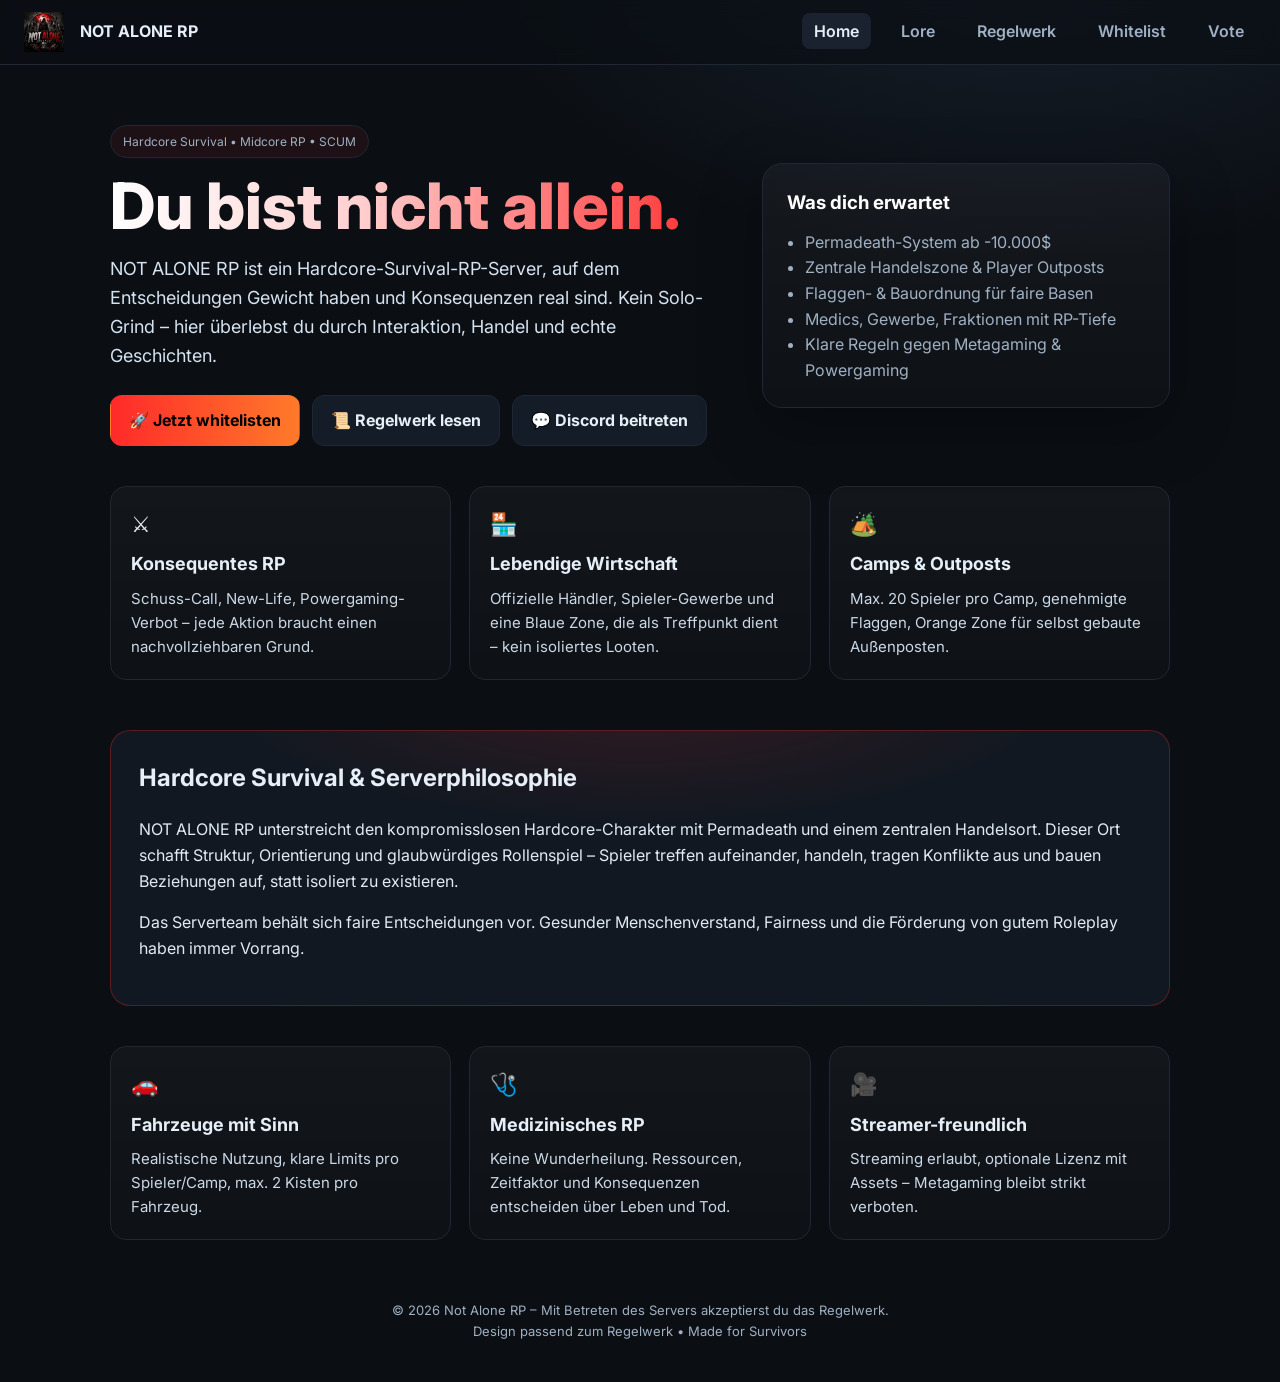
<file: index.html>
<!DOCTYPE html>
<html lang="de">
<head>
    <meta charset="UTF-8">
    <meta name="viewport" content="width=device-width, initial-scale=1.0">
    <title>Not Alone RP – Hardcore Survival Roleplay</title>
    <link rel="preconnect" href="https://fonts.googleapis.com">
    <link rel="preconnect" href="https://fonts.gstatic.com" crossorigin>
    <link href="https://fonts.googleapis.com/css2?family=Inter:wght@400;600;800&family=JetBrains+Mono:wght@500&display=swap" rel="stylesheet">
    <style>
        :root {
            --bg: #0b0f14;
            --card: #121821;
            --accent: #ff2a2a;
            --accent-2: #ff7a2a;
            --text: #e6eef7;
            --muted: #9fb0c3;
            --border: #1e2733;
        }
        * { box-sizing: border-box; }
        body {
            margin: 0;
            background: radial-gradient(1200px 800px at 80% -10%, #1a2330 0%, var(--bg) 50%), var(--bg);
            color: var(--text);
            font-family: Inter, system-ui, -apple-system, Segoe UI, Roboto, sans-serif;
            line-height: 1.6;
        }
        nav {
            position: sticky;
            top: 0;
            z-index: 50;
            backdrop-filter: blur(10px);
            background: rgba(11,15,20,0.7);
            border-bottom: 1px solid var(--border);
            display: flex;
            align-items: center;
            justify-content: space-between;
            padding: 12px 24px;
        }
        nav .left { display: flex; align-items: center; gap: 16px; }
        nav img { height: 40px; }
        nav ul { list-style: none; display: flex; gap: 18px; margin: 0; padding: 0; }
        nav a { color: var(--muted); text-decoration: none; font-weight: 600; padding: 8px 12px; border-radius: 8px; transition: .2s; }
        nav a:hover, nav a[aria-current="page"] { color: var(--text); background: #1a2230; }

        .hero {
            max-width: 1100px;
            margin: 60px auto 30px;
            padding: 0 20px;
            display: grid;
            grid-template-columns: 1.2fr .8fr;
            gap: 40px;
            align-items: center;
        }
        .hero h1 {
            font-size: clamp(36px, 6vw, 64px);
            line-height: 1.05;
            margin: 0 0 16px;
            font-weight: 800;
            background: linear-gradient(90deg, #fff, #ffd1d1 40%, var(--accent));
            -webkit-background-clip: text; background-clip: text; color: transparent;
        }
        .hero p.lead {
            font-size: 18px;
            color: #d5e2f0;
            margin: 0 0 24px;
            max-width: 60ch;
        }
        .cta { display: flex; gap: 12px; flex-wrap: wrap; }
        .btn {
            padding: 12px 18px;
            border-radius: 12px;
            font-weight: 700;
            text-decoration: none;
            display: inline-flex;
            align-items: center;
            gap: 8px;
            border: 1px solid transparent;
            transition: .2s;
        }
        .btn-primary { background: linear-gradient(90deg, var(--accent), var(--accent-2)); color: black; }
        .btn-primary:hover { filter: brightness(1.1); transform: translateY(-1px); }
        .btn-ghost { background: #141c27; color: var(--text); border-color: var(--border); }
        .btn-ghost:hover { background: #1a2230; }

        .hero-card {
            background: linear-gradient(180deg, rgba(255,255,255,0.04), rgba(255,255,255,0.01));
            border: 1px solid var(--border);
            border-radius: 20px;
            padding: 24px;
            box-shadow: 0 20px 60px rgba(0,0,0,0.35);
        }
        .hero-card h3 { margin: 0 0 8px; color: #fff; }
        .hero-card ul { margin: 12px 0 0; padding-left: 18px; color: var(--muted); }
        .badge {
            display: inline-block; padding: 6px 12px; border: 1px solid var(--border);
            border-radius: 999px; font-size: 12px; color: var(--muted); margin-bottom: 14px;
            background: rgba(255,42,42,0.08);
        }

        .section { max-width: 1100px; margin: 40px auto; padding: 0 20px; }
        .grid-3 { display: grid; grid-template-columns: repeat(3,1fr); gap: 18px; }
        .card {
            background: linear-gradient(180deg, rgba(255,255,255,0.03), rgba(255,255,255,0.01));
            border: 1px solid var(--border);
            border-radius: 16px;
            padding: 20px;
        }
        .card h3 { margin: 0 0 8px; font-size: 18px; }
        .card p { margin: 0; color: #cbd8e6; font-size: 15px; }
        .card .icon { font-size: 22px; margin-bottom: 8px; }

        .philosophy {
            margin-top: 50px;
            background: radial-gradient(600px 200px at 50% -50px, rgba(255,42,42,0.15), transparent 70%), var(--card);
            border: 1px solid rgba(255,42,42,0.3);
            border-radius: 20px;
            padding: 28px;
        }
        .philosophy h2 { margin-top: 0; }
        .philosophy p { color: #e0eaf5; }

        footer {
            margin: 60px 0 40px;
            text-align: center;
            color: var(--muted);
            font-size: 13px;
        }

        @media (max-width: 900px) {
            .hero { grid-template-columns: 1fr; }
            .grid-3 { grid-template-columns: 1fr; }
            nav ul { display: none; }
        }
    </style>
</head>
<body>
<nav>
    <div class="left">
        <img src="logo.png" alt="Not Alone RP Logo">
        <strong>NOT ALONE RP</strong>
    </div>
    <ul>
        <li><a href="index.html" aria-current="page">Home</a></li>
        <li><a href="lore.html">Lore</a></li>
        <li><a href="regelwerk.html">Regelwerk</a></li>
        <li><a href="whitelist.html">Whitelist</a></li>
        <li><a href="vote.html">Vote</a></li>
    </ul>
</nav>

<section class="hero">
    <div>
        <span class="badge">Hardcore Survival • Midcore RP • SCUM</span>
        <h1>Du bist nicht allein.</h1>
        <p class="lead">
            NOT ALONE RP ist ein Hardcore-Survival-RP-Server, auf dem Entscheidungen Gewicht haben und Konsequenzen real sind. 
            Kein Solo-Grind – hier überlebst du durch Interaktion, Handel und echte Geschichten.
        </p>
        <div class="cta">
            <a class="btn btn-primary" href="whitelist.html">🚀 Jetzt whitelisten</a>
            <a class="btn btn-ghost" href="regelwerk.html">📜 Regelwerk lesen</a>
            <a class="btn btn-ghost" href="https://discord.gg/Z9CkjNsSmG" target="_blank">💬 Discord beitreten</a>
        </div>
    </div>
    <div class="hero-card">
        <h3>Was dich erwartet</h3>
        <ul>
            <li>Permadeath-System ab -10.000$</li>
            <li>Zentrale Handelszone & Player Outposts</li>
            <li>Flaggen- & Bauordnung für faire Basen</li>
            <li>Medics, Gewerbe, Fraktionen mit RP-Tiefe</li>
            <li>Klare Regeln gegen Metagaming & Powergaming</li>
        </ul>
    </div>
</section>

<section class="section">
    <div class="grid-3">
        <div class="card">
            <div class="icon">⚔️</div>
            <h3>Konsequentes RP</h3>
            <p>Schuss-Call, New-Life, Powergaming-Verbot – jede Aktion braucht einen nachvollziehbaren Grund.</p>
        </div>
        <div class="card">
            <div class="icon">🏪</div>
            <h3>Lebendige Wirtschaft</h3>
            <p>Offizielle Händler, Spieler-Gewerbe und eine Blaue Zone, die als Treffpunkt dient – kein isoliertes Looten.</p>
        </div>
        <div class="card">
            <div class="icon">🏕️</div>
            <h3>Camps & Outposts</h3>
            <p>Max. 20 Spieler pro Camp, genehmigte Flaggen, Orange Zone für selbst gebaute Außenposten.</p>
        </div>
    </div>

    <div class="philosophy">
        <h2>Hardcore Survival & Serverphilosophie</h2>
        <p>
            NOT ALONE RP unterstreicht den kompromisslosen Hardcore-Charakter mit Permadeath und einem zentralen Handelsort. 
            Dieser Ort schafft Struktur, Orientierung und glaubwürdiges Rollenspiel – Spieler treffen aufeinander, handeln, tragen Konflikte aus und bauen Beziehungen auf, statt isoliert zu existieren.
        </p>
        <p>
            Das Serverteam behält sich faire Entscheidungen vor. Gesunder Menschenverstand, Fairness und die Förderung von gutem Roleplay haben immer Vorrang.
        </p>
    </div>
</section>

<section class="section">
    <div class="grid-3">
        <div class="card">
            <div class="icon">🚗</div>
            <h3>Fahrzeuge mit Sinn</h3>
            <p>Realistische Nutzung, klare Limits pro Spieler/Camp, max. 2 Kisten pro Fahrzeug.</p>
        </div>
        <div class="card">
            <div class="icon">🩺</div>
            <h3>Medizinisches RP</h3>
            <p>Keine Wunderheilung. Ressourcen, Zeitfaktor und Konsequenzen entscheiden über Leben und Tod.</p>
        </div>
        <div class="card">
            <div class="icon">🎥</div>
            <h3>Streamer-freundlich</h3>
            <p>Streaming erlaubt, optionale Lizenz mit Assets – Metagaming bleibt strikt verboten.</p>
        </div>
    </div>
</section>

<footer>
    © 2026 Not Alone RP – Mit Betreten des Servers akzeptierst du das Regelwerk. <br>
    Design passend zum Regelwerk • Made for Survivors
</footer>
</body>
</html>
</file>
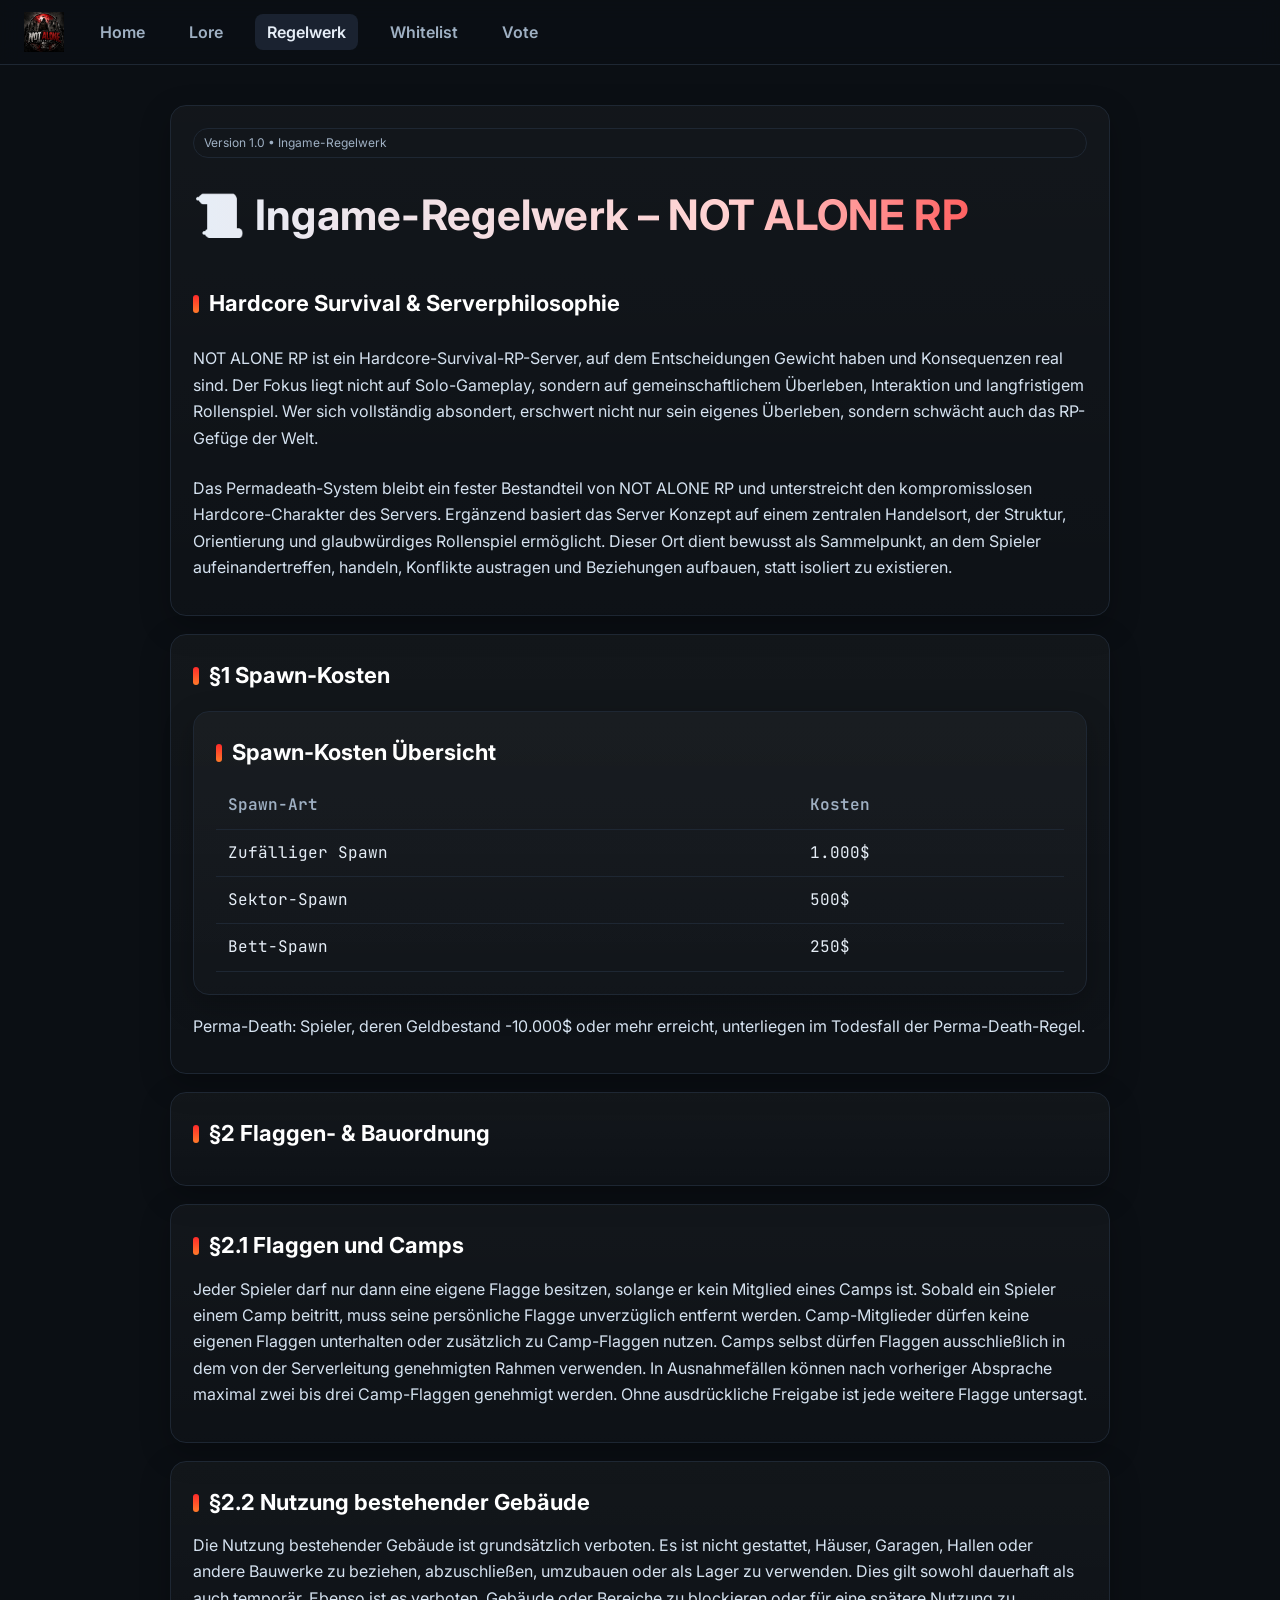
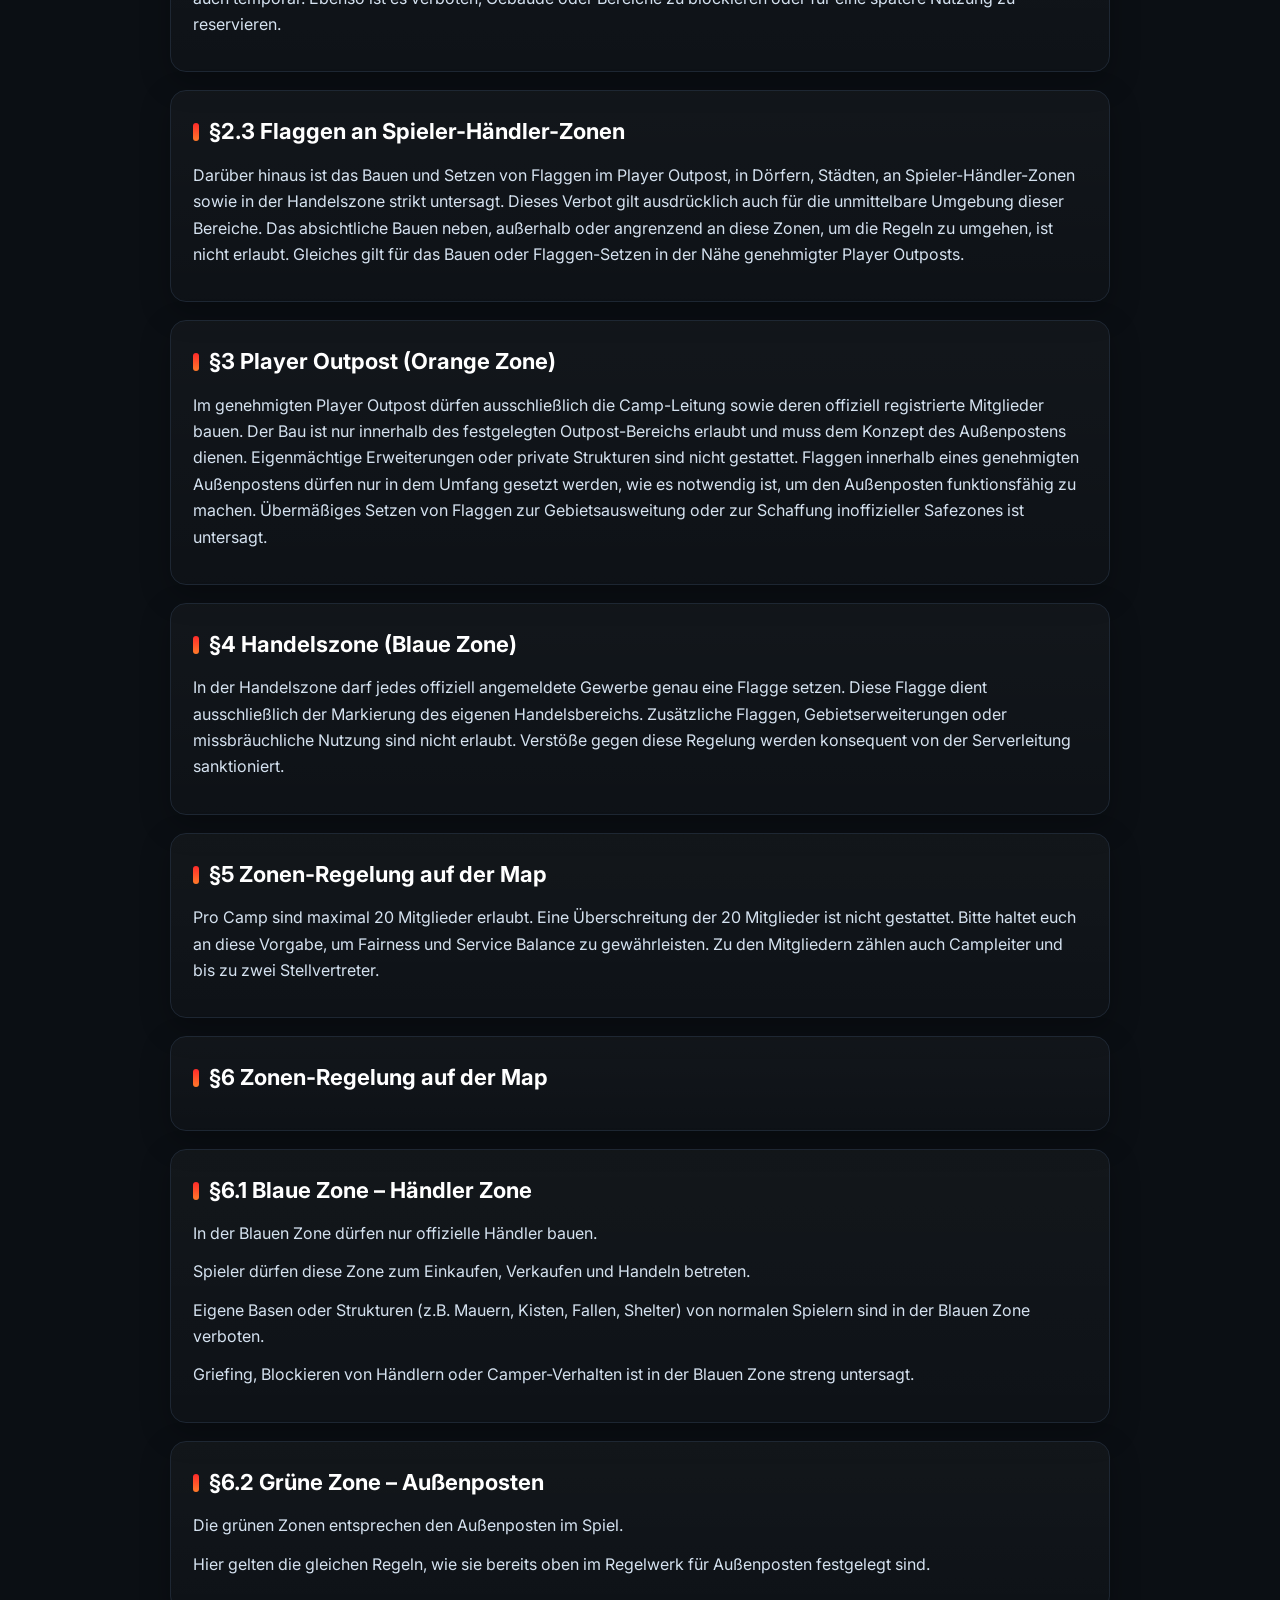
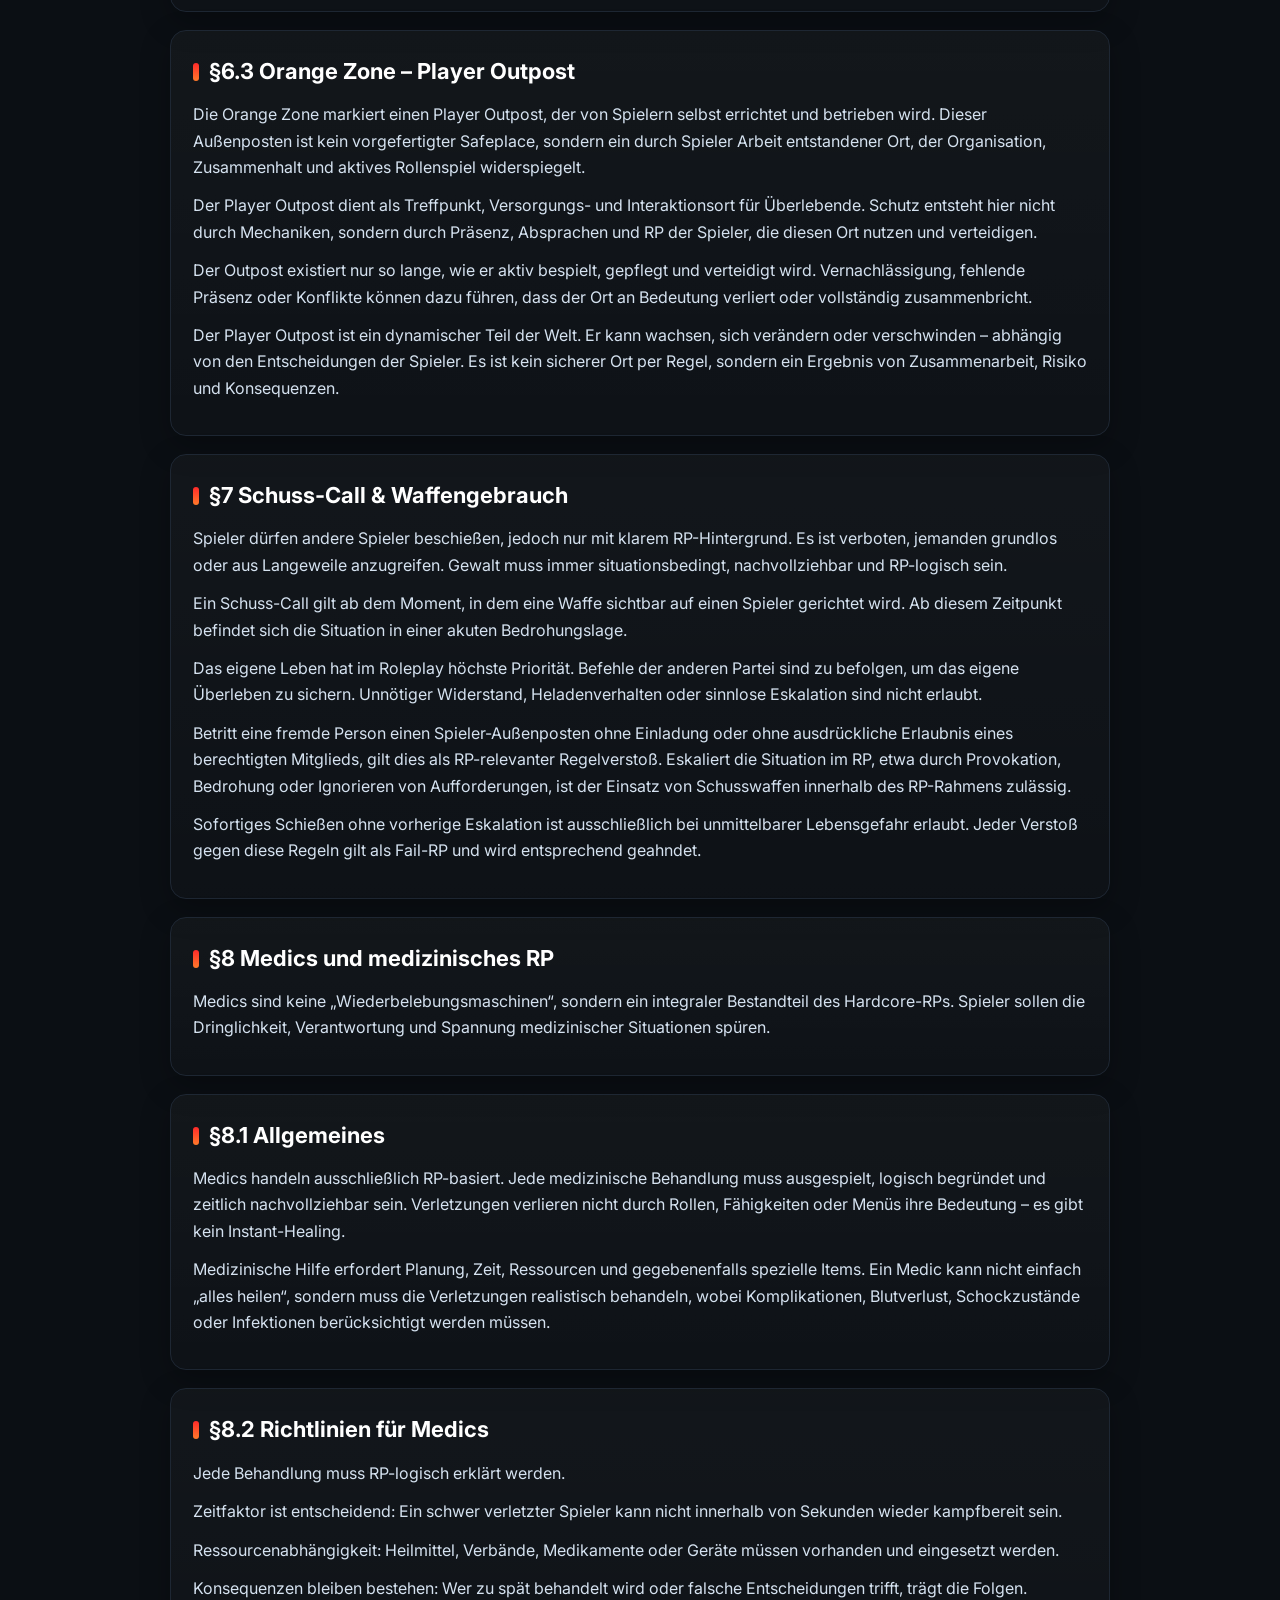
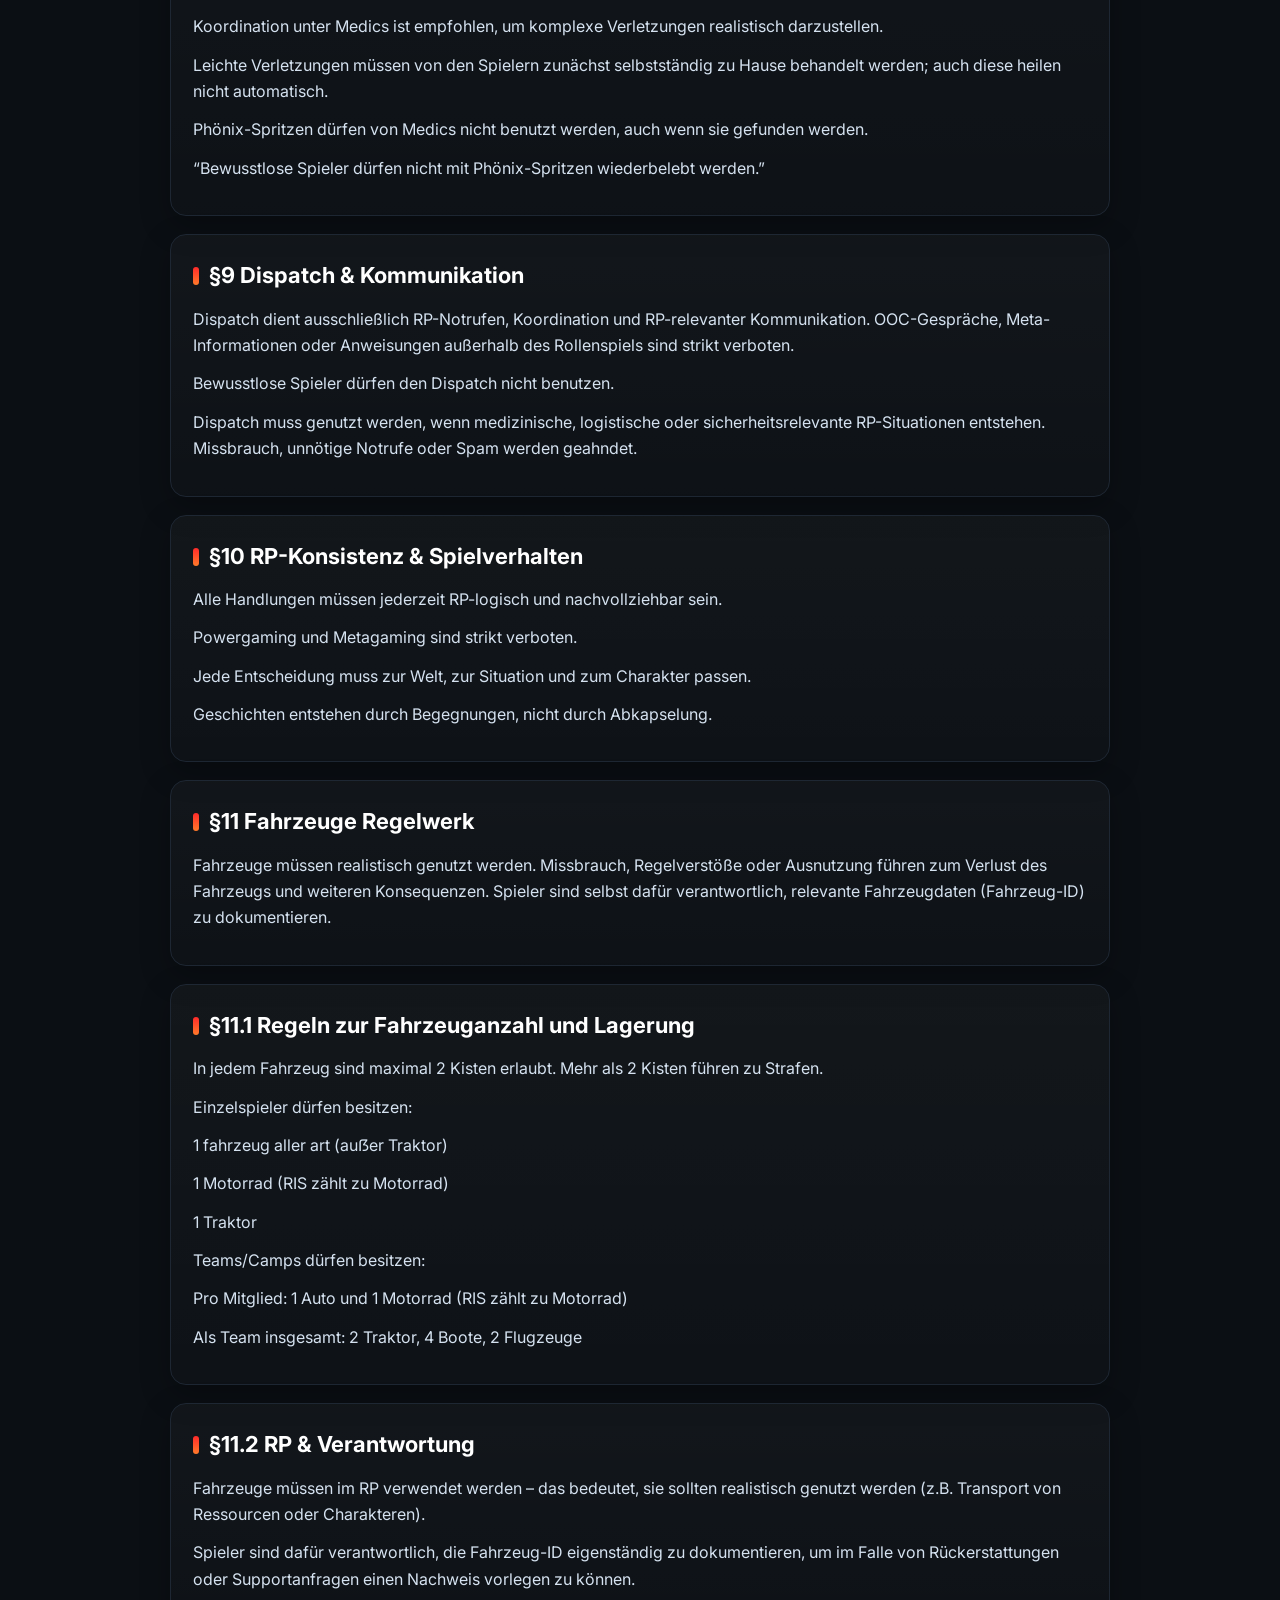
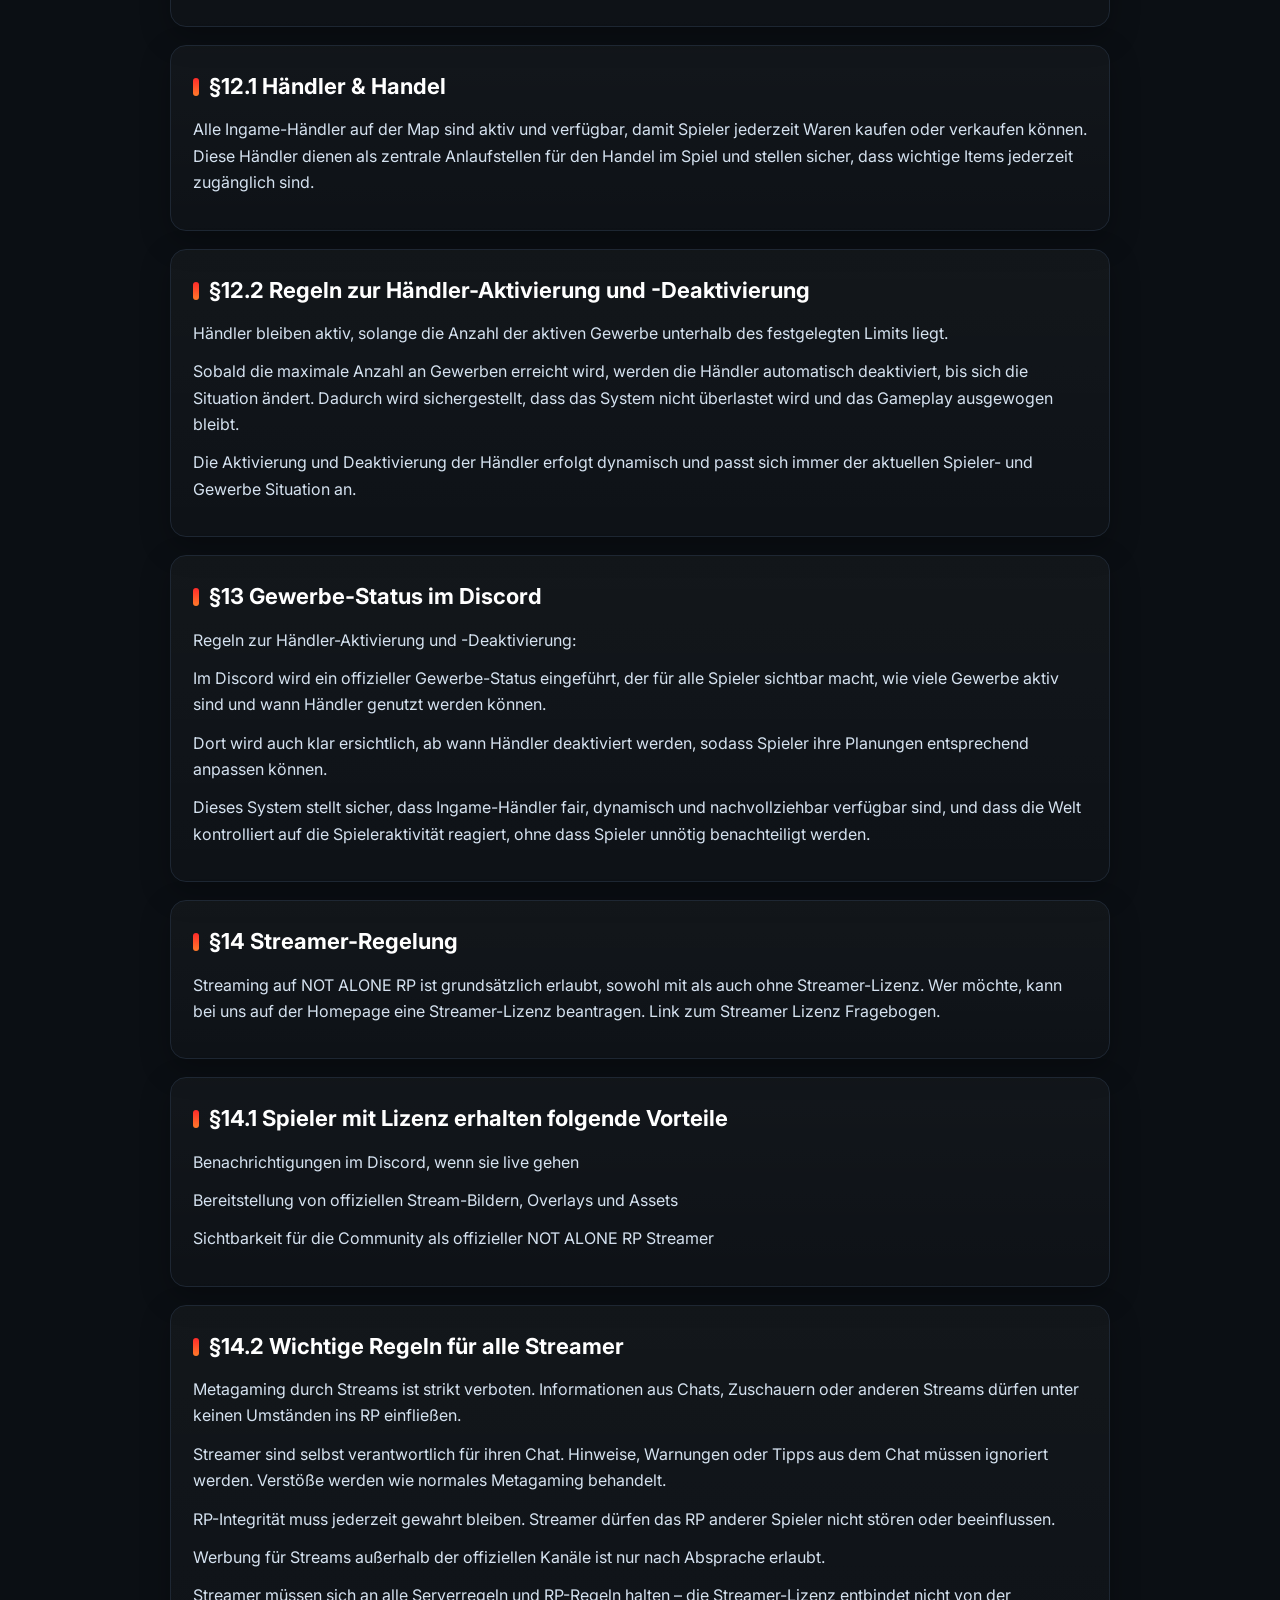
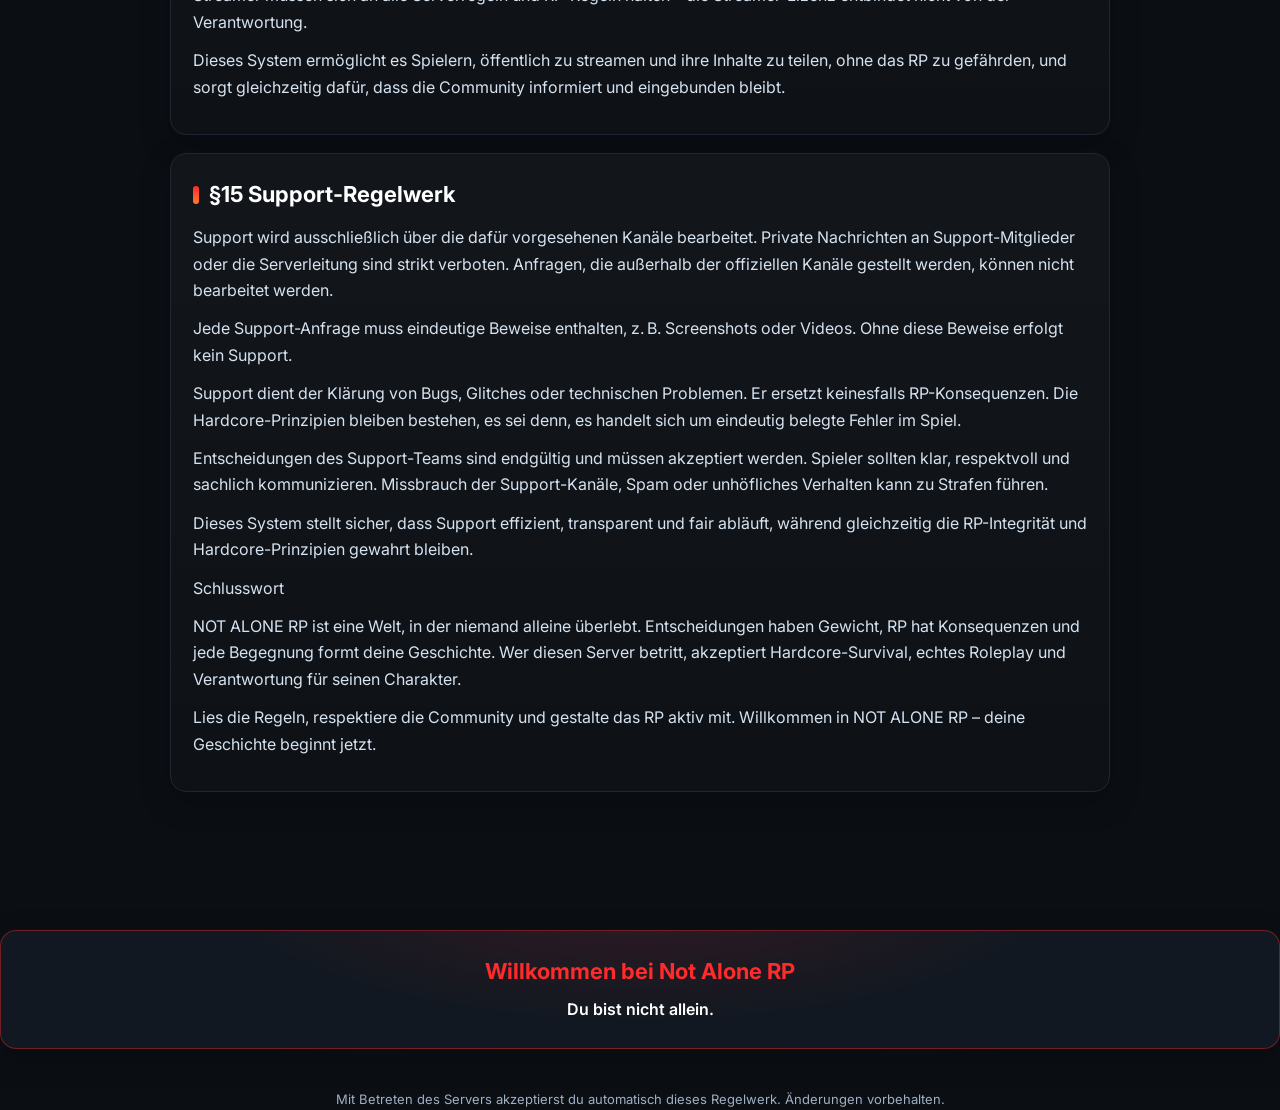
<file: regelwerk.html>
<!DOCTYPE html>
<html lang="de">
<head>
    <meta charset="UTF-8">
    <meta name="viewport" content="width=device-width, initial-scale=1.0">
    <title>Regelwerk | Not Alone RP</title>
    <link rel="preconnect" href="https://fonts.googleapis.com">
    <link rel="preconnect" href="https://fonts.gstatic.com" crossorigin>
    <link href="https://fonts.googleapis.com/css2?family=Inter:wght@400;600;700&family=JetBrains+Mono:wght@500&display=swap" rel="stylesheet">
    <style>
        :root {
            --bg: #0b0f14;
            --card: #121821;
            --accent: #ff2a2a;
            --accent-2: #ff7a2a;
            --text: #e6eef7;
            --muted: #9fb0c3;
            --border: #1e2733;
        }
        * { box-sizing: border-box; }
        body {
            margin: 0;
            background: radial-gradient(1200px 800px at 80% -10%, #1a2330 0%, var(--bg) 50%), var(--bg);
            color: var(--text);
            font-family: Inter, system-ui, -apple-system, Segoe UI, Roboto, sans-serif;
            line-height: 1.65;
        }
        nav {
            position: sticky;
            top: 0;
            z-index: 50;
            backdrop-filter: blur(10px);
            background: rgba(11,15,20,0.7);
            border-bottom: 1px solid var(--border);
            display: flex;
            align-items: center;
            gap: 24px;
            padding: 12px 24px;
        }
        nav img {
            height: 40px;
            width: auto;
        }
        nav ul {
            list-style: none;
            display: flex;
            gap: 20px;
            margin: 0;
            padding: 0;
        }
        nav a {
            color: var(--muted);
            text-decoration: none;
            font-weight: 600;
            padding: 8px 12px;
            border-radius: 8px;
            transition: .2s;
        }
        nav a:hover, nav a[aria-current="page"] {
            color: var(--text);
            background: #1a2230;
        }
        .content {
            max-width: 980px;
            margin: 40px auto;
            padding: 0 20px 80px;
        }
        h1 {
            font-size: clamp(28px, 4vw, 42px);
            margin: 0 0 24px;
            letter-spacing: .3px;
            background: linear-gradient(90deg, var(--text), #ffd1d1 60%, var(--accent));
            -webkit-background-clip: text;
            background-clip: text;
            color: transparent;
        }
        h2 {
            font-size: 22px;
            margin: 0 0 12px;
            color: #fff;
        }
        h3 {
            font-size: 17px;
            margin: 18px 0 8px;
            color: var(--accent-2);
            font-weight: 700;
        }
        p { margin: 0 0 12px; color: #d5e2f0; }
        .card {
            background: linear-gradient(180deg, rgba(255,255,255,0.03), rgba(255,255,255,0.01));
            border: 1px solid var(--border);
            border-radius: 16px;
            padding: 22px 22px;
            margin: 18px 0;
            box-shadow: 0 10px 30px rgba(0,0,0,0.25);
        }
        .card.highlight {
            border-color: rgba(255,42,42,0.4);
            background: radial-gradient(600px 200px at 50% -50px, rgba(255,42,42,0.15), transparent 70%), var(--card);
        }
        table {
            width: 100%;
            border-collapse: collapse;
            margin-top: 12px;
            font-family: "JetBrains Mono", monospace;
        }
        th, td {
            padding: 10px 12px;
            border-bottom: 1px solid var(--border);
            text-align: left;
        }
        th { color: var(--muted); font-weight: 600; }
        .badge {
            display: inline-block;
            padding: 4px 10px;
            border: 1px solid var(--border);
            border-radius: 999px;
            font-size: 12px;
            color: var(--muted);
            margin-bottom: 10px;
        }
        .intro {
            display: grid;
            gap: 12px;
        }
        footer {
            margin-top: 40px;
            color: var(--muted);
            font-size: 13px;
            text-align: center;
        }
        /* subtle red accent bar */
        .card h2::before {
            content: "";
            display: inline-block;
            width: 6px;
            height: 18px;
            background: linear-gradient(var(--accent), var(--accent-2));
            margin-right: 10px;
            border-radius: 3px;
            transform: translateY(2px);
        }
    </style>
</head>
<body>
<nav>
    <img src="logo.png" alt="Not Alone RP Logo">
    <ul>
        <li><a href="index.html">Home</a></li>
        <li><a href="lore.html">Lore</a></li>
        <li><a href="regelwerk.html" aria-current="page">Regelwerk</a></li>
        <li><a href="whitelist.html">Whitelist</a></li>
        <li><a href="vote.html">Vote</a></li>
    </ul>
</nav>

<div class="content">
    <div class="card intro">
        <span class="badge">Version 1.0 • Ingame-Regelwerk</span>
        <h1>📜 Ingame-Regelwerk – NOT ALONE RP</h1>
<h2>Hardcore Survival & Serverphilosophie</h2>
<p>NOT ALONE RP ist ein Hardcore-Survival-RP-Server, auf dem Entscheidungen Gewicht haben und Konsequenzen real sind. Der Fokus liegt nicht auf Solo-Gameplay, sondern auf gemeinschaftlichem Überleben, Interaktion und langfristigem Rollenspiel. Wer sich vollständig absondert, erschwert nicht nur sein eigenes Überleben, sondern schwächt auch das RP-Gefüge der Welt.</p>
<p>Das Permadeath-System bleibt ein fester Bestandteil von NOT ALONE RP und unterstreicht den kompromisslosen Hardcore-Charakter des Servers. Ergänzend basiert das Server Konzept auf einem zentralen Handelsort, der Struktur, Orientierung und glaubwürdiges Rollenspiel ermöglicht. Dieser Ort dient bewusst als Sammelpunkt, an dem Spieler aufeinandertreffen, handeln, Konflikte austragen und Beziehungen aufbauen, statt isoliert zu existieren.</p>
</div>
<div class="card">
<h2>§1 Spawn-Kosten</h2>

<div class="card">
<h2>Spawn-Kosten Übersicht</h2>
<table>
<tr><th>Spawn-Art</th><th>Kosten</th></tr>
<tr><td>Zufälliger Spawn</td><td>1.000$</td></tr>
<tr><td>Sektor-Spawn</td><td>500$</td></tr>
<tr><td>Bett-Spawn</td><td>250$</td></tr>
</table>
</div>

<p>Perma-Death: Spieler, deren Geldbestand -10.000$ oder mehr erreicht, unterliegen im Todesfall der Perma-Death-Regel.</p>
</div>
<div class="card">
<h2>§2 Flaggen- & Bauordnung</h2>
</div>
<div class="card">
<h2>§2.1 Flaggen und Camps</h2>
<p>Jeder Spieler darf nur dann eine eigene Flagge besitzen, solange er kein Mitglied eines Camps ist. Sobald ein Spieler einem Camp beitritt, muss seine persönliche Flagge unverzüglich entfernt werden. Camp-Mitglieder dürfen keine eigenen Flaggen unterhalten oder zusätzlich zu Camp-Flaggen nutzen. Camps selbst dürfen Flaggen ausschließlich in dem von der Serverleitung genehmigten Rahmen verwenden. In Ausnahmefällen können nach vorheriger Absprache maximal zwei bis drei Camp-Flaggen genehmigt werden. Ohne ausdrückliche Freigabe ist jede weitere Flagge untersagt.</p>
</div>
<div class="card">
<h2>§2.2 Nutzung bestehender Gebäude</h2>
<p>Die Nutzung bestehender Gebäude ist grundsätzlich verboten. Es ist nicht gestattet, Häuser, Garagen, Hallen oder andere Bauwerke zu beziehen, abzuschließen, umzubauen oder als Lager zu verwenden. Dies gilt sowohl dauerhaft als auch temporär. Ebenso ist es verboten, Gebäude oder Bereiche zu blockieren oder für eine spätere Nutzung zu reservieren.</p>
</div>
<div class="card">
<h2>§2.3 Flaggen an Spieler-Händler-Zonen</h2>
<p>Darüber hinaus ist das Bauen und Setzen von Flaggen im Player Outpost, in Dörfern, Städten, an Spieler-Händler-Zonen sowie in der Handelszone strikt untersagt. Dieses Verbot gilt ausdrücklich auch für die unmittelbare Umgebung dieser Bereiche. Das absichtliche Bauen neben, außerhalb oder angrenzend an diese Zonen, um die Regeln zu umgehen, ist nicht erlaubt. Gleiches gilt für das Bauen oder Flaggen-Setzen in der Nähe genehmigter Player Outposts.</p>
</div>
<div class="card">
<h2>§3 Player Outpost (Orange Zone)</h2>
<p>Im genehmigten Player Outpost dürfen ausschließlich die Camp-Leitung sowie deren offiziell registrierte Mitglieder bauen. Der Bau ist nur innerhalb des festgelegten Outpost-Bereichs erlaubt und muss dem Konzept des Außenpostens dienen. Eigenmächtige Erweiterungen oder private Strukturen sind nicht gestattet. Flaggen innerhalb eines genehmigten Außenpostens dürfen nur in dem Umfang gesetzt werden, wie es notwendig ist, um den Außenposten funktionsfähig zu machen. Übermäßiges Setzen von Flaggen zur Gebietsausweitung oder zur Schaffung inoffizieller Safezones ist untersagt.</p>
</div>
<div class="card">
<h2>§4 Handelszone (Blaue Zone)</h2>
<p>In der Handelszone darf jedes offiziell angemeldete Gewerbe genau eine Flagge setzen. Diese Flagge dient ausschließlich der Markierung des eigenen Handelsbereichs. Zusätzliche Flaggen, Gebietserweiterungen oder missbräuchliche Nutzung sind nicht erlaubt. Verstöße gegen diese Regelung werden konsequent von der Serverleitung sanktioniert.</p>
</div>
<div class="card">
<h2>§5 Zonen-Regelung auf der Map</h2>
<p>Pro Camp sind maximal 20 Mitglieder erlaubt. Eine Überschreitung der 20 Mitglieder ist nicht gestattet. Bitte haltet euch an diese Vorgabe, um Fairness und Service Balance zu gewährleisten. Zu den Mitgliedern zählen auch Campleiter und bis zu zwei Stellvertreter.</p>
</div>
<div class="card">
<h2>§6 Zonen-Regelung auf der Map</h2>
</div>
<div class="card">
<h2>§6.1 Blaue Zone – Händler Zone</h2>
<p>In der Blauen Zone dürfen nur offizielle Händler bauen.</p>
<p>Spieler dürfen diese Zone zum Einkaufen, Verkaufen und Handeln betreten.</p>
<p>Eigene Basen oder Strukturen (z.B. Mauern, Kisten, Fallen, Shelter) von normalen Spielern sind in der Blauen Zone verboten.</p>
<p>Griefing, Blockieren von Händlern oder Camper-Verhalten ist in der Blauen Zone streng untersagt.</p>
</div>
<div class="card">
<h2>§6.2 Grüne Zone – Außenposten</h2>
<p>Die grünen Zonen entsprechen den Außenposten im Spiel.</p>
<p>Hier gelten die gleichen Regeln, wie sie bereits oben im Regelwerk für Außenposten festgelegt sind.</p>
</div>
<div class="card">
<h2>§6.3 Orange Zone – Player Outpost</h2>
<p>Die Orange Zone markiert einen Player Outpost, der von Spielern selbst errichtet und betrieben wird. Dieser Außenposten ist kein vorgefertigter Safeplace, sondern ein durch Spieler Arbeit entstandener Ort, der Organisation, Zusammenhalt und aktives Rollenspiel widerspiegelt.</p>
<p>Der Player Outpost dient als Treffpunkt, Versorgungs- und Interaktionsort für Überlebende. Schutz entsteht hier nicht durch Mechaniken, sondern durch Präsenz, Absprachen und RP der Spieler, die diesen Ort nutzen und verteidigen.</p>
<p>Der Outpost existiert nur so lange, wie er aktiv bespielt, gepflegt und verteidigt wird. Vernachlässigung, fehlende Präsenz oder Konflikte können dazu führen, dass der Ort an Bedeutung verliert oder vollständig zusammenbricht.</p>
<p>Der Player Outpost ist ein dynamischer Teil der Welt. Er kann wachsen, sich verändern oder verschwinden – abhängig von den Entscheidungen der Spieler. Es ist kein sicherer Ort per Regel, sondern ein Ergebnis von Zusammenarbeit, Risiko und Konsequenzen.</p>
</div>
<div class="card">
<h2>§7 Schuss-Call & Waffengebrauch</h2>
<p>Spieler dürfen andere Spieler beschießen, jedoch nur mit klarem RP-Hintergrund. Es ist verboten, jemanden grundlos oder aus Langeweile anzugreifen. Gewalt muss immer situationsbedingt, nachvollziehbar und RP-logisch sein.</p>
<p>Ein Schuss-Call gilt ab dem Moment, in dem eine Waffe sichtbar auf einen Spieler gerichtet wird. Ab diesem Zeitpunkt befindet sich die Situation in einer akuten Bedrohungslage.</p>
<p>Das eigene Leben hat im Roleplay höchste Priorität. Befehle der anderen Partei sind zu befolgen, um das eigene Überleben zu sichern. Unnötiger Widerstand, Heladenverhalten oder sinnlose Eskalation sind nicht erlaubt.</p>
<p>Betritt eine fremde Person einen Spieler-Außenposten ohne Einladung oder ohne ausdrückliche Erlaubnis eines berechtigten Mitglieds, gilt dies als RP-relevanter Regelverstoß. Eskaliert die Situation im RP, etwa durch Provokation, Bedrohung oder Ignorieren von Aufforderungen, ist der Einsatz von Schusswaffen innerhalb des RP-Rahmens zulässig.</p>
<p>Sofortiges Schießen ohne vorherige Eskalation ist ausschließlich bei unmittelbarer Lebensgefahr erlaubt. Jeder Verstoß gegen diese Regeln gilt als Fail-RP und wird entsprechend geahndet.</p>
</div>
<div class="card">
<h2>§8 Medics und medizinisches RP</h2>
<p>Medics sind keine „Wiederbelebungsmaschinen“, sondern ein integraler Bestandteil des Hardcore-RPs. Spieler sollen die Dringlichkeit, Verantwortung und Spannung medizinischer Situationen spüren.</p>
</div>
<div class="card">
<h2>§8.1 Allgemeines</h2>
<p>Medics handeln ausschließlich RP-basiert. Jede medizinische Behandlung muss ausgespielt, logisch begründet und zeitlich nachvollziehbar sein. Verletzungen verlieren nicht durch Rollen, Fähigkeiten oder Menüs ihre Bedeutung – es gibt kein Instant-Healing.</p>
<p>Medizinische Hilfe erfordert Planung, Zeit, Ressourcen und gegebenenfalls spezielle Items. Ein Medic kann nicht einfach „alles heilen“, sondern muss die Verletzungen realistisch behandeln, wobei Komplikationen, Blutverlust, Schockzustände oder Infektionen berücksichtigt werden müssen.</p>
</div>
<div class="card">
<h2>§8.2 Richtlinien für Medics</h2>
<p>Jede Behandlung muss RP-logisch erklärt werden.</p>
<p>Zeitfaktor ist entscheidend: Ein schwer verletzter Spieler kann nicht innerhalb von Sekunden wieder kampfbereit sein.</p>
<p>Ressourcenabhängigkeit: Heilmittel, Verbände, Medikamente oder Geräte müssen vorhanden und eingesetzt werden.</p>
<p>Konsequenzen bleiben bestehen: Wer zu spät behandelt wird oder falsche Entscheidungen trifft, trägt die Folgen.</p>
<p>Koordination unter Medics ist empfohlen, um komplexe Verletzungen realistisch darzustellen.</p>
<p>Leichte Verletzungen müssen von den Spielern zunächst selbstständig zu Hause behandelt werden; auch diese heilen nicht automatisch.</p>
<p>Phönix-Spritzen dürfen von Medics nicht benutzt werden, auch wenn sie gefunden werden.</p>
<p>“Bewusstlose Spieler dürfen nicht mit Phönix-Spritzen wiederbelebt werden.”</p>
</div>
<div class="card">
<h2>§9 Dispatch & Kommunikation</h2>
<p>Dispatch dient ausschließlich RP-Notrufen, Koordination und RP-relevanter Kommunikation. OOC-Gespräche, Meta-Informationen oder Anweisungen außerhalb des Rollenspiels sind strikt verboten.</p>
<p>Bewusstlose Spieler dürfen den Dispatch nicht benutzen.</p>
<p>Dispatch muss genutzt werden, wenn medizinische, logistische oder sicherheitsrelevante RP-Situationen entstehen. Missbrauch, unnötige Notrufe oder Spam werden geahndet.</p>
</div>
<div class="card">
<h2>§10 RP-Konsistenz & Spielverhalten</h2>
<p>Alle Handlungen müssen jederzeit RP-logisch und nachvollziehbar sein.</p>
<p>Powergaming und Metagaming sind strikt verboten.</p>
<p>Jede Entscheidung muss zur Welt, zur Situation und zum Charakter passen.</p>
<p>Geschichten entstehen durch Begegnungen, nicht durch Abkapselung.</p>
</div>
<div class="card">
<h2>§11 Fahrzeuge Regelwerk</h2>
<p>Fahrzeuge müssen realistisch genutzt werden. Missbrauch, Regelverstöße oder Ausnutzung führen zum Verlust des Fahrzeugs und weiteren Konsequenzen. Spieler sind selbst dafür verantwortlich, relevante Fahrzeugdaten (Fahrzeug-ID) zu dokumentieren.</p>
</div>
<div class="card">
<h2>§11.1 Regeln zur Fahrzeuganzahl und Lagerung</h2>
<p>In jedem Fahrzeug sind maximal 2 Kisten erlaubt. Mehr als 2 Kisten führen zu Strafen.</p>
<p>Einzelspieler dürfen besitzen:</p>
<p>1 fahrzeug aller art (auẞer Traktor)</p>
<p>1 Motorrad (RIS zählt zu Motorrad)</p>
<p>1 Traktor</p>
<p>Teams/Camps dürfen besitzen:</p>
<p>Pro Mitglied: 1 Auto und 1 Motorrad (RIS zählt zu Motorrad)</p>
<p>Als Team insgesamt: 2 Traktor, 4 Boote, 2 Flugzeuge</p>
</div>
<div class="card">
<h2>§11.2 RP & Verantwortung</h2>
<p>Fahrzeuge müssen im RP verwendet werden – das bedeutet, sie sollten realistisch genutzt werden (z.B. Transport von Ressourcen oder Charakteren).</p>
<p>Spieler sind dafür verantwortlich, die Fahrzeug-ID eigenständig zu dokumentieren, um im Falle von Rückerstattungen oder Supportanfragen einen Nachweis vorlegen zu können.</p>
</div>
<div class="card">
<h2>§12.1 Händler & Handel</h2>
<p>Alle Ingame-Händler auf der Map sind aktiv und verfügbar, damit Spieler jederzeit Waren kaufen oder verkaufen können. Diese Händler dienen als zentrale Anlaufstellen für den Handel im Spiel und stellen sicher, dass wichtige Items jederzeit zugänglich sind.</p>
</div>
<div class="card">
<h2>§12.2 Regeln zur Händler-Aktivierung und -Deaktivierung</h2>
<p>Händler bleiben aktiv, solange die Anzahl der aktiven Gewerbe unterhalb des festgelegten Limits liegt.</p>
<p>Sobald die maximale Anzahl an Gewerben erreicht wird, werden die Händler automatisch deaktiviert, bis sich die Situation ändert. Dadurch wird sichergestellt, dass das System nicht überlastet wird und das Gameplay ausgewogen bleibt.</p>
<p>Die Aktivierung und Deaktivierung der Händler erfolgt dynamisch und passt sich immer der aktuellen Spieler- und Gewerbe Situation an.</p>
</div>
<div class="card">
<h2>§13 Gewerbe-Status im Discord</h2>
<p>Regeln zur Händler-Aktivierung und -Deaktivierung:</p>
<p>Im Discord wird ein offizieller Gewerbe-Status eingeführt, der für alle Spieler sichtbar macht, wie viele Gewerbe aktiv sind und wann Händler genutzt werden können.</p>
<p>Dort wird auch klar ersichtlich, ab wann Händler deaktiviert werden, sodass Spieler ihre Planungen entsprechend anpassen können.</p>
<p>Dieses System stellt sicher, dass Ingame-Händler fair, dynamisch und nachvollziehbar verfügbar sind, und dass die Welt kontrolliert auf die Spieleraktivität reagiert, ohne dass Spieler unnötig benachteiligt werden.</p>
</div>
<div class="card">
<h2>§14 Streamer-Regelung</h2>
<p>Streaming auf NOT ALONE RP ist grundsätzlich erlaubt, sowohl mit als auch ohne Streamer-Lizenz. Wer möchte, kann bei uns auf der Homepage eine Streamer-Lizenz beantragen. Link zum Streamer Lizenz Fragebogen.</p>
</div>
<div class="card">
<h2>§14.1 Spieler mit Lizenz erhalten folgende Vorteile</h2>
<p>Benachrichtigungen im Discord, wenn sie live gehen</p>
<p>Bereitstellung von offiziellen Stream-Bildern, Overlays und Assets</p>
<p>Sichtbarkeit für die Community als offizieller NOT ALONE RP Streamer</p>
</div>
<div class="card">
<h2>§14.2 Wichtige Regeln für alle Streamer</h2>
<p>Metagaming durch Streams ist strikt verboten. Informationen aus Chats, Zuschauern oder anderen Streams dürfen unter keinen Umständen ins RP einfließen.</p>
<p>Streamer sind selbst verantwortlich für ihren Chat. Hinweise, Warnungen oder Tipps aus dem Chat müssen ignoriert werden. Verstöße werden wie normales Metagaming behandelt.</p>
<p>RP-Integrität muss jederzeit gewahrt bleiben. Streamer dürfen das RP anderer Spieler nicht stören oder beeinflussen.</p>
<p>Werbung für Streams außerhalb der offiziellen Kanäle ist nur nach Absprache erlaubt.</p>
<p>Streamer müssen sich an alle Serverregeln und RP-Regeln halten – die Streamer-Lizenz entbindet nicht von der Verantwortung.</p>
<p>Dieses System ermöglicht es Spielern, öffentlich zu streamen und ihre Inhalte zu teilen, ohne das RP zu gefährden, und sorgt gleichzeitig dafür, dass die Community informiert und eingebunden bleibt.</p>
</div>
<div class="card">
<h2>§15 Support-Regelwerk</h2>
<p>Support wird ausschließlich über die dafür vorgesehenen Kanäle bearbeitet. Private Nachrichten an Support-Mitglieder oder die Serverleitung sind strikt verboten. Anfragen, die außerhalb der offiziellen Kanäle gestellt werden, können nicht bearbeitet werden.</p>
<p>Jede Support-Anfrage muss eindeutige Beweise enthalten, z. B. Screenshots oder Videos. Ohne diese Beweise erfolgt kein Support.</p>
<p>Support dient der Klärung von Bugs, Glitches oder technischen Problemen. Er ersetzt keinesfalls RP-Konsequenzen. Die Hardcore-Prinzipien bleiben bestehen, es sei denn, es handelt sich um eindeutig belegte Fehler im Spiel.</p>
<p>Entscheidungen des Support-Teams sind endgültig und müssen akzeptiert werden. Spieler sollten klar, respektvoll und sachlich kommunizieren. Missbrauch der Support-Kanäle, Spam oder unhöfliches Verhalten kann zu Strafen führen.</p>
<p>Dieses System stellt sicher, dass Support effizient, transparent und fair abläuft, während gleichzeitig die RP-Integrität und Hardcore-Prinzipien gewahrt bleiben.</p>
<p>Schlusswort</p>
<p>NOT ALONE RP ist eine Welt, in der niemand alleine überlebt. Entscheidungen haben Gewicht, RP hat Konsequenzen und jede Begegnung formt deine Geschichte. Wer diesen Server betritt, akzeptiert Hardcore-Survival, echtes Roleplay und Verantwortung für seinen Charakter.</p>
<p>Lies die Regeln, respektiere die Community und gestalte das RP aktiv mit. Willkommen in NOT ALONE RP – deine Geschichte beginnt jetzt.</p>
</div>
    </div>

    <div class="card highlight">
        <p style="text-align:center; font-size:22px; color:#ff2a2a; font-weight:bold; margin:0;">
            Willkommen bei Not Alone RP
            <br>
            <span style="font-size:16px; color:white; font-weight:600;">
                Du bist nicht allein.
            </span>
        </p>
    </div>

    <footer>
        Mit Betreten des Servers akzeptierst du automatisch dieses Regelwerk. Änderungen vorbehalten.
    </footer>
</div>
</body>
</html>
</file>
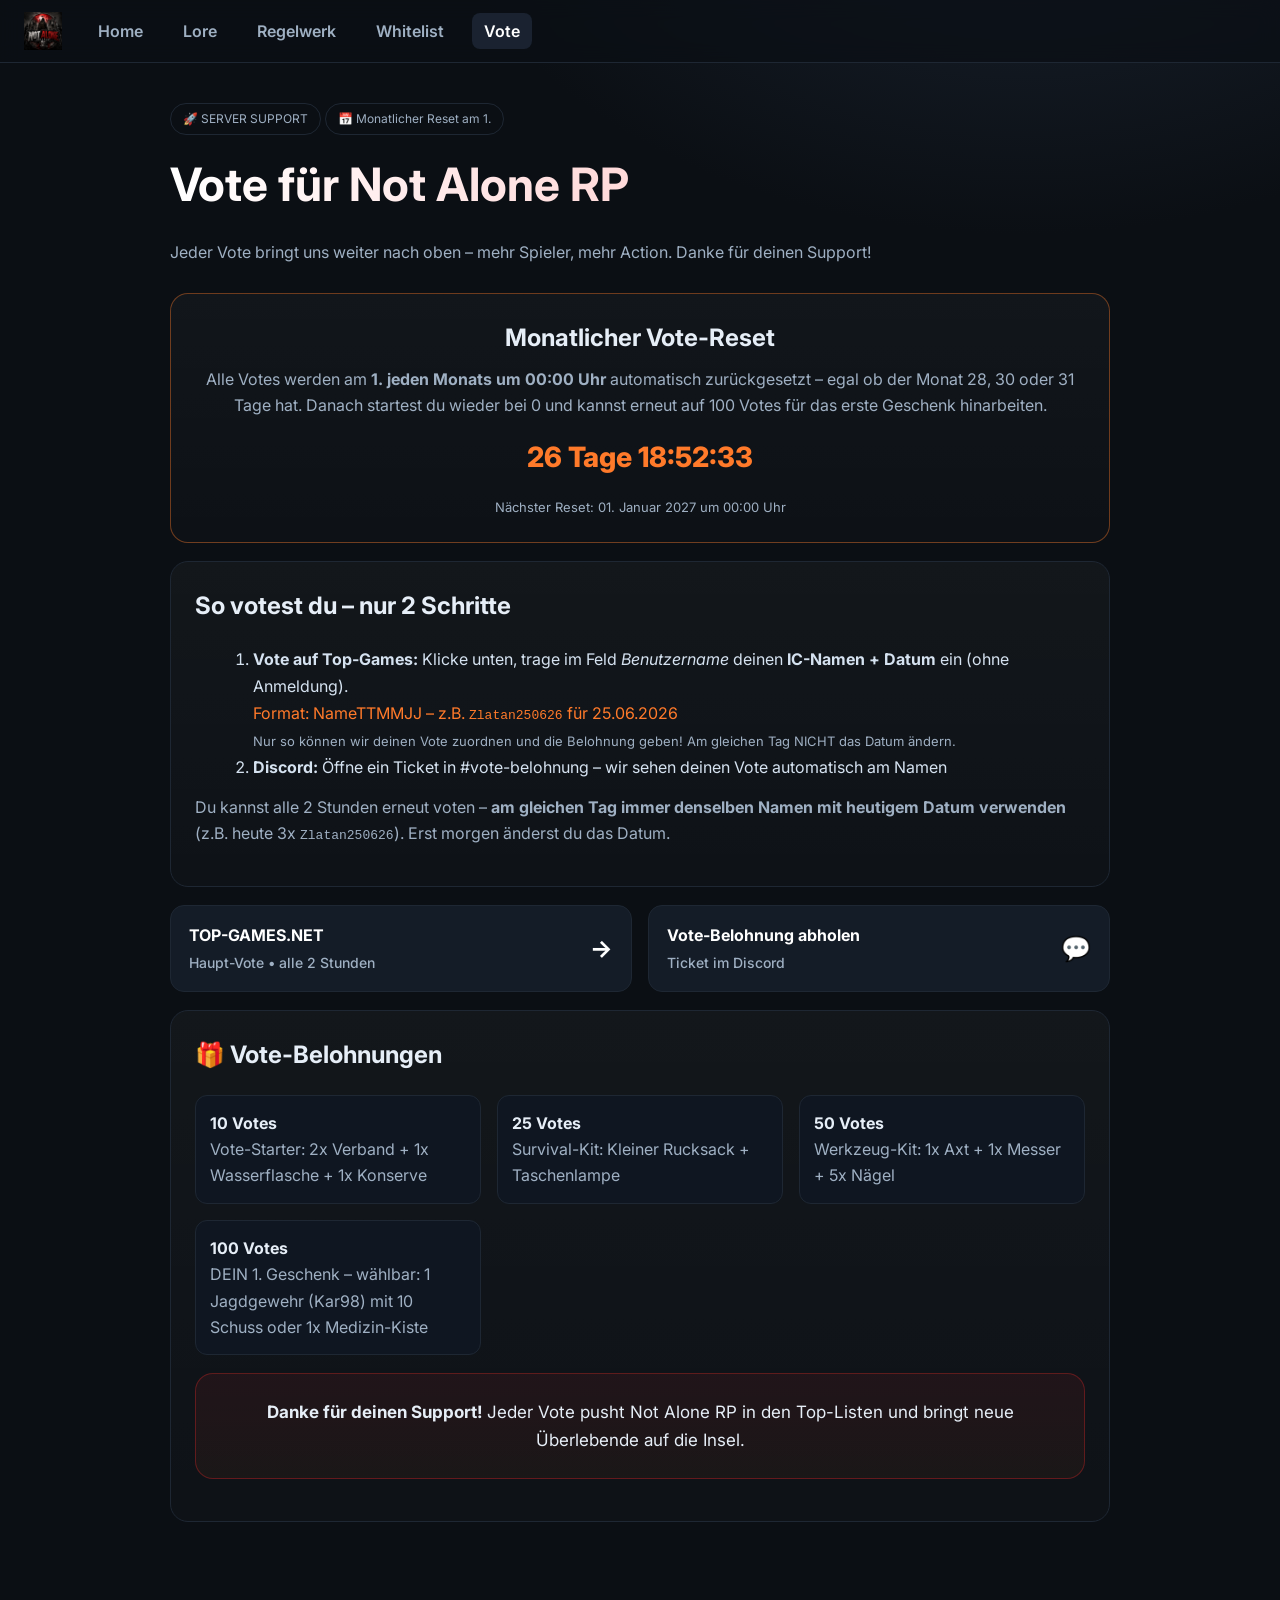
<file: vote.html>
<!DOCTYPE html>
<html lang="de">
<head>
<meta charset="UTF-8"><meta name="viewport" content="width=device-width,initial-scale=1">
<title>Vote | Not Alone RP</title>
<link href="https://fonts.googleapis.com/css2?family=Inter:wght@400;600;800&display=swap" rel="stylesheet">
<style>
:root{--bg:#0b0f14;--card:#121821;--text:#e6eef7;--muted:#9fb0c3;--accent:#ff2a2a;--accent2:#ff7a2a;--border:#1e2733}
*{box-sizing:border-box}body{margin:0;background:radial-gradient(1200px 800px at 80% -10%,#1a2330 0%,var(--bg) 50%),var(--bg);color:var(--text);font-family:Inter,sans-serif;line-height:1.65}
nav{position:sticky;top:0;backdrop-filter:blur(10px);background:rgba(11,15,20,.7);border-bottom:1px solid var(--border);display:flex;align-items:center;gap:24px;padding:12px 24px}
nav img{height:38px}nav ul{list-style:none;display:flex;gap:16px;margin:0;padding:0;flex-wrap:wrap}
nav a{color:var(--muted);text-decoration:none;font-weight:600;padding:8px 12px;border-radius:8px}nav a[aria-current]{color:#fff;background:#1a2230}
.wrap{max-width:980px;margin:40px auto;padding:0 20px 80px}
h1{font-size:clamp(32px,5vw,46px);margin:0 0 10px;background:linear-gradient(90deg,#fff,#ffd1d1 60%,var(--accent));-webkit-background-clip:text;color:transparent}
.sub{color:var(--muted);margin-bottom:28px}
.card{background:linear-gradient(180deg,rgba(255,255,255,.03),rgba(255,255,255,.01));border:1px solid var(--border);border-radius:18px;padding:24px;margin:18px 0}
.grid{display:grid;grid-template-columns:repeat(auto-fit,minmax(260px,1fr));gap:16px}
.btn{display:flex;align-items:center;justify-content:space-between;gap:12px;padding:16px 18px;background:#141c27;border:1px solid var(--border);border-radius:14px;color:#fff;text-decoration:none;font-weight:700;transition:.2s}
.btn:hover{transform:translateY(-2px);border-color:var(--accent);background:#1a2230}
.btn span{font-size:14px;color:var(--muted);font-weight:500}
.badge{display:inline-block;padding:5px 12px;border:1px solid var(--border);border-radius:999px;font-size:12px;color:var(--muted);margin-bottom:12px}
.reward{background:#0f1621;padding:14px;border-radius:12px;border:1px solid var(--border)}
</style>
</head>
<body>
<nav>
<img src="logo.png" alt="Not Alone RP">
<ul>
<li><a href="index.html">Home</a></li>
<li><a href="lore.html">Lore</a></li>
<li><a href="regelwerk.html">Regelwerk</a></li>
<li><a href="whitelist.html">Whitelist</a></li>
<li><a href="vote.html" aria-current="page">Vote</a></li>
</ul>
</nav>
<div class="wrap">
<span class="badge">🚀 SERVER SUPPORT</span> <span class="badge">📅 Monatlicher Reset am 1.</span>
<h1>Vote für Not Alone RP</h1>
<p class="sub">Jeder Vote bringt uns weiter nach oben – mehr Spieler, mehr Action. Danke für deinen Support!</p>

<div class="card" id="reset-card" style="text-align:center;border-color:rgba(255,122,42,.4)">
<h2 style="margin:0 0 8px">Monatlicher Vote-Reset</h2>
<p style="margin:0;color:var(--muted)">Alle Votes werden am <strong>1. jeden Monats um 00:00 Uhr</strong> automatisch zurückgesetzt – egal ob der Monat 28, 30 oder 31 Tage hat. Danach startest du wieder bei 0 und kannst erneut auf 100 Votes für das erste Geschenk hinarbeiten.</p>
<div id="countdown" style="font-size:28px;font-weight:800;margin:16px 0;color:#ff7a2a">Lädt...</div>
<p style="margin:0;font-size:13px;color:var(--muted)">Nächster Reset: <span id="next-date"></span></p>
</div>
<script>
function updateCountdown(){
  const now = new Date();
  const year = now.getFullYear();
  const month = now.getMonth();
  // next month 1st at 00:00
  const next = new Date(year, month + 1, 1, 0, 0, 0);
  const diff = next - now;
  
  const days = Math.floor(diff / (1000*60*60*24));
  const hours = Math.floor((diff % (1000*60*60*24)) / (1000*60*60));
  const mins = Math.floor((diff % (1000*60*60)) / (1000*60));
  const secs = Math.floor((diff % (1000*60)) / 1000);
  
  document.getElementById('countdown').textContent = 
    days + ' Tage ' + hours.toString().padStart(2,'0') + ':' + 
    mins.toString().padStart(2,'0') + ':' + secs.toString().padStart(2,'0');
  
  const options = { day: '2-digit', month: 'long', year: 'numeric' };
  document.getElementById('next-date').textContent = next.toLocaleDateString('de-DE', options) + ' um 00:00 Uhr';
}
updateCountdown();
setInterval(updateCountdown, 1000);
</script>


<div class="card">
<h2 style="margin-top:0">So votest du – nur 2 Schritte</h2>
<ol style="margin:8px 0 0 18px;color:#d5e2f0;line-height:1.7">
<li><strong>Vote auf Top-Games:</strong> Klicke unten, trage im Feld <em>Benutzername</em> deinen <strong>IC-Namen + Datum</strong> ein (ohne Anmeldung).<br><span style="color:var(--accent2)">Format: NameTTMMJJ – z.B. <code>Zlatan250626</code> für 25.06.2026</span><br><span style="font-size:13px;color:var(--muted)">Nur so können wir deinen Vote zuordnen und die Belohnung geben! Am gleichen Tag NICHT das Datum ändern.</span></li>
<li><strong>Discord:</strong> Öffne ein Ticket in #vote-belohnung – wir sehen deinen Vote automatisch am Namen</li>
</ol>
<p style="margin-top:12px;color:var(--muted)">Du kannst alle 2 Stunden erneut voten – <strong>am gleichen Tag immer denselben Namen mit heutigem Datum verwenden</strong> (z.B. heute 3x <code>Zlatan250626</code>). Erst morgen änderst du das Datum.</p>
</div>

<div class="grid">
<a class="btn" href="https://de.top-games.net/scum/vote/not-alone-roleplay-6a37dca525c49" target="_blank">
<div><div>TOP-GAMES.NET</div><span>Haupt-Vote • alle 2 Stunden</span></div>
<div style="font-size:24px">→</div>
</a>

<a class="btn" href="https://discord.gg/Z9CkjNsSmG" target="_blank">
<div><div>Vote-Belohnung abholen</div><span>Ticket im Discord</span></div>
<div style="font-size:24px">💬</div>
</a>
</div>

<div class="card">
<h2 style="margin-top:0">🎁 Vote-Belohnungen</h2>
<div class="grid" style="margin-top:12px">
<div class="reward"><strong>10 Votes</strong><br><span style="color:var(--muted)">Vote-Starter: 2x Verband + 1x Wasserflasche + 1x Konserve</span></div>
<div class="reward"><strong>25 Votes</strong><br><span style="color:var(--muted)">Survival-Kit: Kleiner Rucksack + Taschenlampe</span></div>
<div class="reward"><strong>50 Votes</strong><br><span style="color:var(--muted)">Werkzeug-Kit: 1x Axt + 1x Messer + 5x Nägel</span></div>
<div class="reward"><strong>100 Votes</strong><br><span style="color:var(--muted)">DEIN 1. Geschenk – wählbar: 1 Jagdgewehr (Kar98) mit 10 Schuss oder 1x Medizin-Kiste</span></div>
</div>

<div class="card" style="text-align:center;background:linear-gradient(180deg,rgba(255,42,42,.08),rgba(255,122,42,.05));border-color:rgba(255,42,42,.3)">
<p style="margin:0;font-size:17px"><strong>Danke für deinen Support!</strong> Jeder Vote pusht Not Alone RP in den Top-Listen und bringt neue Überlebende auf die Insel.</p>
</div>
</div>
</body>
</html>
</file>
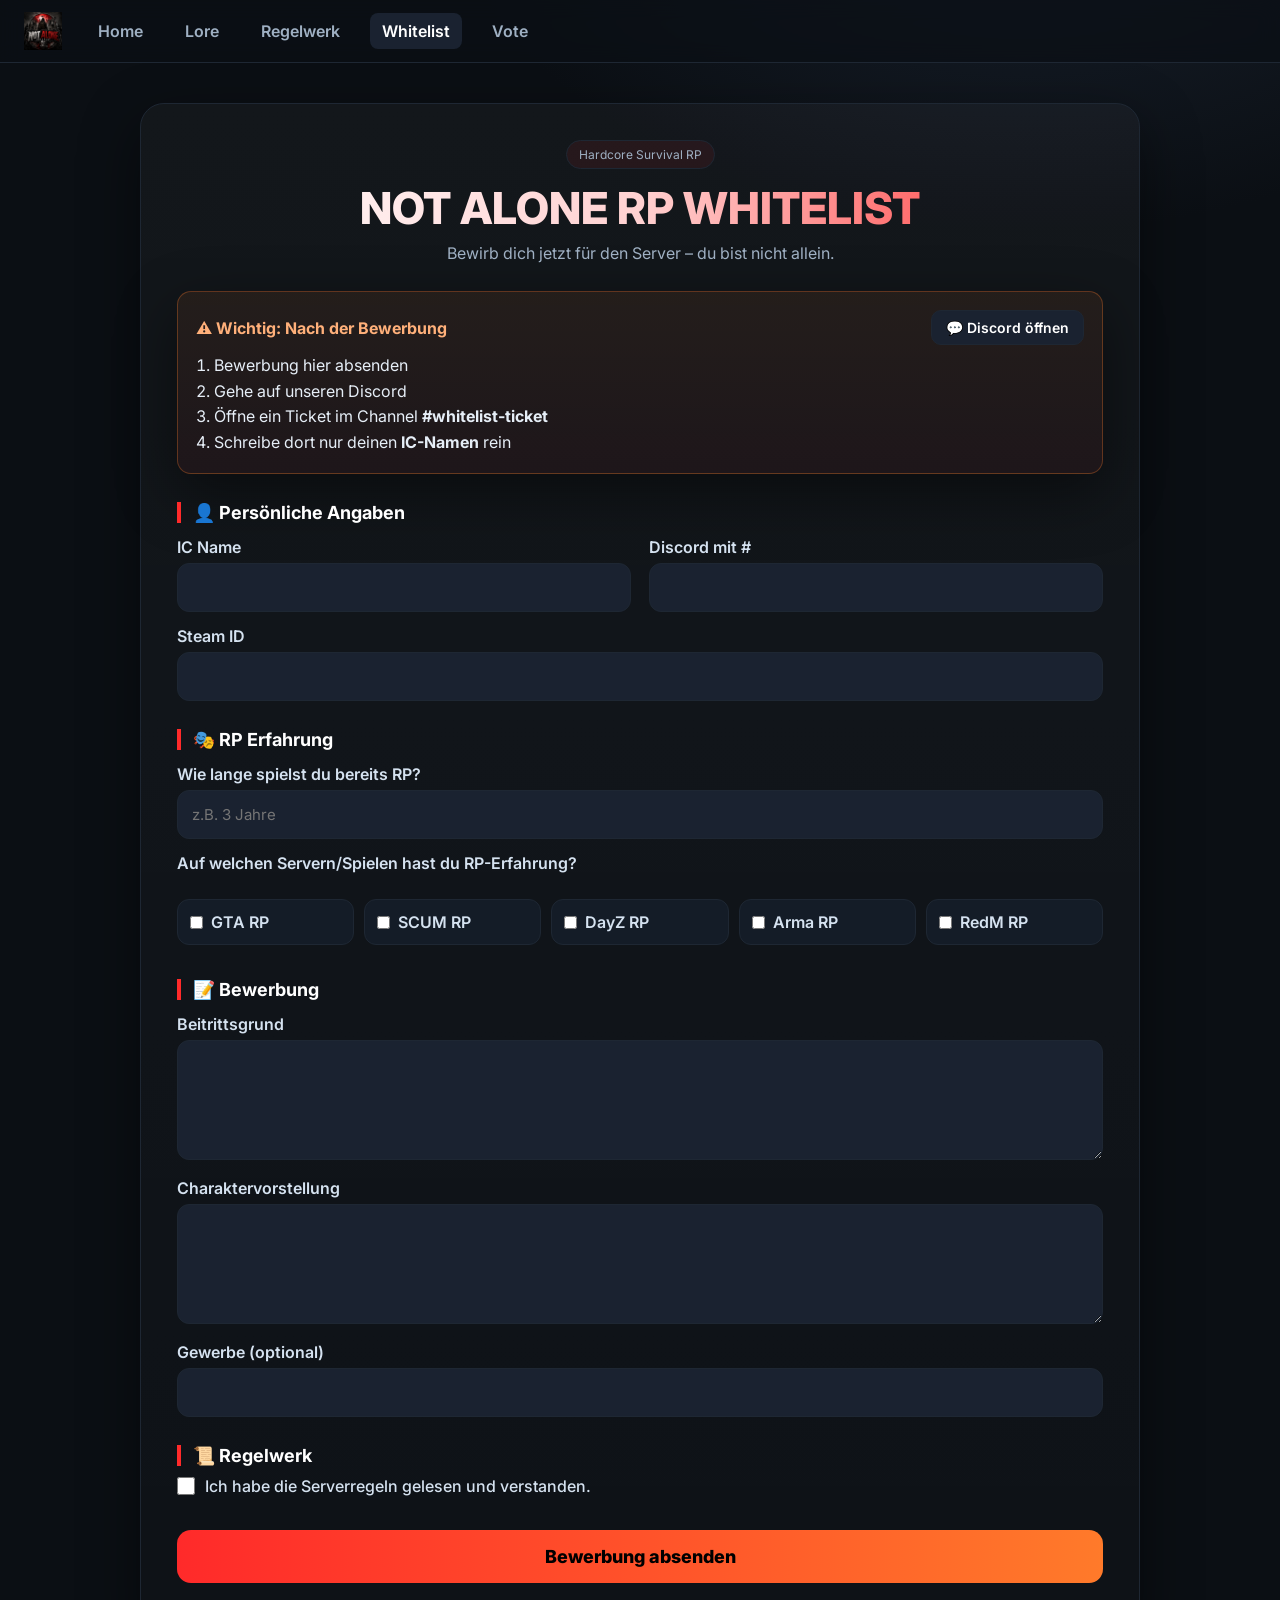
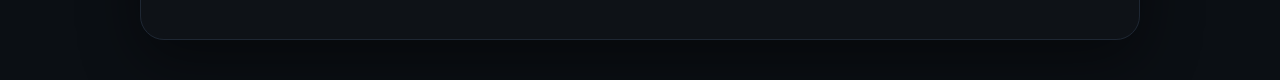
<file: whitelist.html>
<!DOCTYPE html>
<html lang="de">
<head>
<meta charset="UTF-8">
<meta name="viewport" content="width=device-width, initial-scale=1.0">
<title>Whitelist | Not Alone RP</title>
<link rel="preconnect" href="https://fonts.googleapis.com">
<link href="https://fonts.googleapis.com/css2?family=Inter:wght@400;600;700;800&display=swap" rel="stylesheet">
<style>
:root{
  --bg:#0b0f14; --card:#121821; --text:#e6eef7; --muted:#9fb0c3;
  --accent:#ff2a2a; --accent2:#ff7a2a; --border:#1e2733; --input:#1a2230;
}
*{margin:0;padding:0;box-sizing:border-box;font-family:Inter,system-ui,sans-serif}
body{min-height:100vh;background:radial-gradient(1200px 800px at 80% -10%,#1a2330 0%,var(--bg) 50%),var(--bg);color:var(--text)}
nav{position:sticky;top:0;z-index:50;backdrop-filter:blur(10px);background:rgba(11,15,20,.7);border-bottom:1px solid var(--border);display:flex;align-items:center;gap:24px;padding:12px 24px}
nav img{height:38px}
nav ul{list-style:none;display:flex;gap:18px;margin:0;padding:0}
nav a{color:var(--muted);text-decoration:none;font-weight:600;padding:8px 12px;border-radius:8px;transition:.2s}
nav a:hover,nav a[aria-current]{color:#fff;background:#1a2230}
.wrap{display:flex;align-items:center;justify-content:center;padding:40px 20px}
.card{width:100%;max-width:1000px;background:linear-gradient(180deg,rgba(255,255,255,.03),rgba(255,255,255,.01));border:1px solid var(--border);border-radius:24px;padding:36px;box-shadow:0 20px 60px rgba(0,0,0,.45)}
h1{text-align:center;font-size:clamp(32px,5vw,44px);font-weight:800;background:linear-gradient(90deg,#fff,#ffd1d1 50%,var(--accent));-webkit-background-clip:text;background-clip:text;color:transparent;margin-bottom:8px}
.sub{text-align:center;color:var(--muted);margin-bottom:28px}
.grid{display:grid;grid-template-columns:1fr 1fr;gap:18px}
@media(max-width:800px){.grid{grid-template-columns:1fr}}
label{display:block;margin:14px 0 6px;font-weight:600;color:#d5e2f0}
input,textarea{width:100%;padding:14px;border-radius:12px;border:1px solid var(--border);background:var(--input);color:#fff;font-size:15px;transition:.2s}
input:focus,textarea:focus{outline:none;border-color:var(--accent);box-shadow:0 0 0 3px rgba(255,42,42,.15)}
textarea{min-height:120px;resize:vertical}
.section{margin-top:28px;color:#fff;font-weight:700;font-size:18px;border-left:4px solid var(--accent);padding-left:12px;display:flex;align-items:center;gap:8px}
.checks{display:grid;grid-template-columns:repeat(auto-fit,minmax(150px,1fr));gap:10px;margin-top:12px}
.chk{background:#141c27;padding:12px;border-radius:12px;border:1px solid var(--border);display:flex;align-items:center;gap:8px;cursor:pointer;transition:.2s}
.chk:hover{background:#1a2230;border-color:#2a3545}
.chk input{width:auto}
button{width:100%;margin-top:28px;padding:16px;border:0;border-radius:14px;background:linear-gradient(90deg,var(--accent),var(--accent2));color:#000;font-size:18px;font-weight:800;cursor:pointer;transition:.2s}
button:hover{filter:brightness(1.08);transform:translateY(-1px)}
#status{margin-top:20px;text-align:center}
.success{background:#0f2416;border:1px solid #1f4d2e;padding:15px;border-radius:12px;color:#b6f7c8}
.loading{background:#241f0f;border:1px solid #4d3d1f;padding:15px;border-radius:12px;color:#ffe6b6}
.badge{display:inline-block;margin:0 auto 12px;padding:6px 12px;border:1px solid var(--border);border-radius:999px;font-size:12px;color:var(--muted);background:rgba(255,42,42,.08)}
</style>
</head>
<body>
<nav>
    <img src="logo.png" alt="Not Alone RP">
    <ul>
        <li><a href="index.html">Home</a></li>
        <li><a href="lore.html">Lore</a></li>
        <li><a href="regelwerk.html">Regelwerk</a></li>
        <li><a href="whitelist.html" aria-current="page">Whitelist</a></li>
        <li><a href="vote.html">Vote</a></li>
    </ul>
</nav>

<div class="wrap">
<div class="card">
<div style="text-align:center"><span class="badge">Hardcore Survival RP</span></div>
<h1>NOT ALONE RP WHITELIST</h1>
<p class="sub">Bewirb dich jetzt für den Server – du bist nicht allein.</p>


<div class="card" style="background:linear-gradient(180deg,rgba(255,122,42,.08),rgba(255,42,42,.05));border:1px solid rgba(255,122,42,.3);margin-bottom:24px;padding:18px;border-radius:14px">
    <div style="display:flex;justify-content:space-between;align-items:center;gap:12px;flex-wrap:wrap"><strong style="color:#ffb07a">⚠️ Wichtig: Nach der Bewerbung</strong><a href="https://discord.gg/Z9CkjNsSmG" target="_blank" style="padding:8px 14px;background:#1a2230;border:1px solid var(--border);border-radius:10px;color:#fff;text-decoration:none;font-weight:600;font-size:14px">💬 Discord öffnen</a></div>
    <ol style="margin:8px 0 0 18px;color:#e6eef7;line-height:1.6">
        <li>Bewerbung hier absenden</li>
        <li>Gehe auf unseren Discord</li>
        <li>Öffne ein Ticket im Channel <strong>#whitelist-ticket</strong></li>
        <li>Schreibe dort nur deinen <strong>IC-Namen</strong> rein</li>
    </ol>
</div>

<form id="whitelistForm" onsubmit="sendApplication(event)">

<div class="section">👤 Persönliche Angaben</div>
<div class="grid">
<div>
<label>IC Name</label>
<input id="icname" required>
</div>
<div>
<label>Discord mit #</label>
<input id="discord" required>
</div>
</div>

<label>Steam ID</label>
<input id="steamid" required>

<div class="section">🎭 RP Erfahrung</div>

<label>Wie lange spielst du bereits RP?</label>
<input id="rptime" placeholder="z.B. 3 Jahre">

<label>Auf welchen Servern/Spielen hast du RP-Erfahrung?</label>

<div class="checks">
<label class="chk"><input type="checkbox" name="rpgames" value="GTA RP"> GTA RP</label>
<label class="chk"><input type="checkbox" name="rpgames" value="SCUM RP"> SCUM RP</label>
<label class="chk"><input type="checkbox" name="rpgames" value="DayZ RP"> DayZ RP</label>
<label class="chk"><input type="checkbox" name="rpgames" value="Arma RP"> Arma RP</label>
<label class="chk"><input type="checkbox" name="rpgames" value="RedM RP"> RedM RP</label>
</div>

<div class="section">📝 Bewerbung</div>

<label>Beitrittsgrund</label>
<textarea id="reason" required></textarea>

<label>Charaktervorstellung</label>
<textarea id="character" required></textarea>

<label>Gewerbe (optional)</label>
<input id="business">

<div class="section">📜 Regelwerk</div>

<label style="display:flex;align-items:center;gap:10px;font-weight:500;margin-top:10px">
<input id="rules" type="checkbox" required style="width:18px;height:18px">
 Ich habe die Serverregeln gelesen und verstanden.
</label>

<button type="submit">Bewerbung absenden</button>
</form>

<div id="status"></div>
</div>
</div>

<script>
const WEBHOOK_URL="https://discord.com/api/webhooks/1517303263924584609/cWj4BC5HXUeaxcsCBxg1IY9NADU5ITnR5aSv69FwNu4FS64Gdb3apCrUj1NsfaDniknf";

async function sendApplication(e){
e.preventDefault();

document.getElementById("status").innerHTML='<div class="loading">⏳ Bewerbung wird gesendet...</div>';

const games=[];
document.querySelectorAll('input[name="rpgames"]:checked').forEach(x=>games.push(x.value));

const payload={
content:"<@&1517303649221480640>",
embeds:[{
title:"📋 Neue Not Alone RP Bewerbung",
color:16729344,
fields:[
{name:"IC Name",value:document.getElementById("icname").value},
{name:"Discord",value:document.getElementById("discord").value},
{name:"Steam ID",value:document.getElementById("steamid").value},
{name:"RP Erfahrung",value:document.getElementById("rptime").value || "-"},
{name:"RP Plattformen",value:games.join(", ") || "-"},
{name:"Beitrittsgrund",value:document.getElementById("reason").value},
{name:"Charaktervorstellung",value:document.getElementById("character").value},
{name:"Gewerbe",value:document.getElementById("business").value || "Keins"},
{name:"Regeln gelesen",value:document.getElementById("rules").checked ? "Ja":"Nein"}
],
timestamp:new Date().toISOString()
}]
};

try{
const r=await fetch(WEBHOOK_URL,{
method:"POST",
headers:{"Content-Type":"application/json"},
body:JSON.stringify(payload)
});

if(r.ok){
document.getElementById("whitelistForm").reset();
document.getElementById("status").innerHTML = `
<div class="success" style="text-align:left">
    <div style="font-size:18px;margin-bottom:10px">✅ Bewerbung gesendet!</div>
    <p style="margin:0 0 12px;color:#d4f5dd"><strong>Nächster Schritt – ganz wichtig:</strong></p>
    <ol style="margin:0 0 14px 18px;line-height:1.7">
        <li>Joine unserem Discord</li>
        <li>Gehe zu <strong>#whitelist-ticket</strong> und erstelle ein Ticket</li>
        <li>Schreibe dort <strong>nur deinen IC-Namen</strong>: <span style="background:#0a1f14;padding:2px 6px;border-radius:6px;color:#7CFF9F">${document.getElementById("icname").value}</span></li>
    </ol>
    <a href="https://discord.gg/Z9CkjNsSmG" target="_blank" style="display:inline-block;margin-top:8px;padding:10px 16px;background:linear-gradient(90deg,var(--accent),var(--accent2));color:#000;font-weight:800;border-radius:10px;text-decoration:none">💬 Zum Discord</a>
    <p style="margin-top:12px;font-size:13px;color:#9fb0c3">Das Team sieht deine Bewerbung erst, wenn du das Ticket erstellt hast.</p>
</div>`;
}else{
document.getElementById("status").innerHTML='<div class="loading">❌ Fehler beim Senden.</div>';
}
}catch(err){
document.getElementById("status").innerHTML='<div class="loading">❌ Webhook nicht erreichbar.</div>';
}
}
</script>
</body>
</html>
</file>
